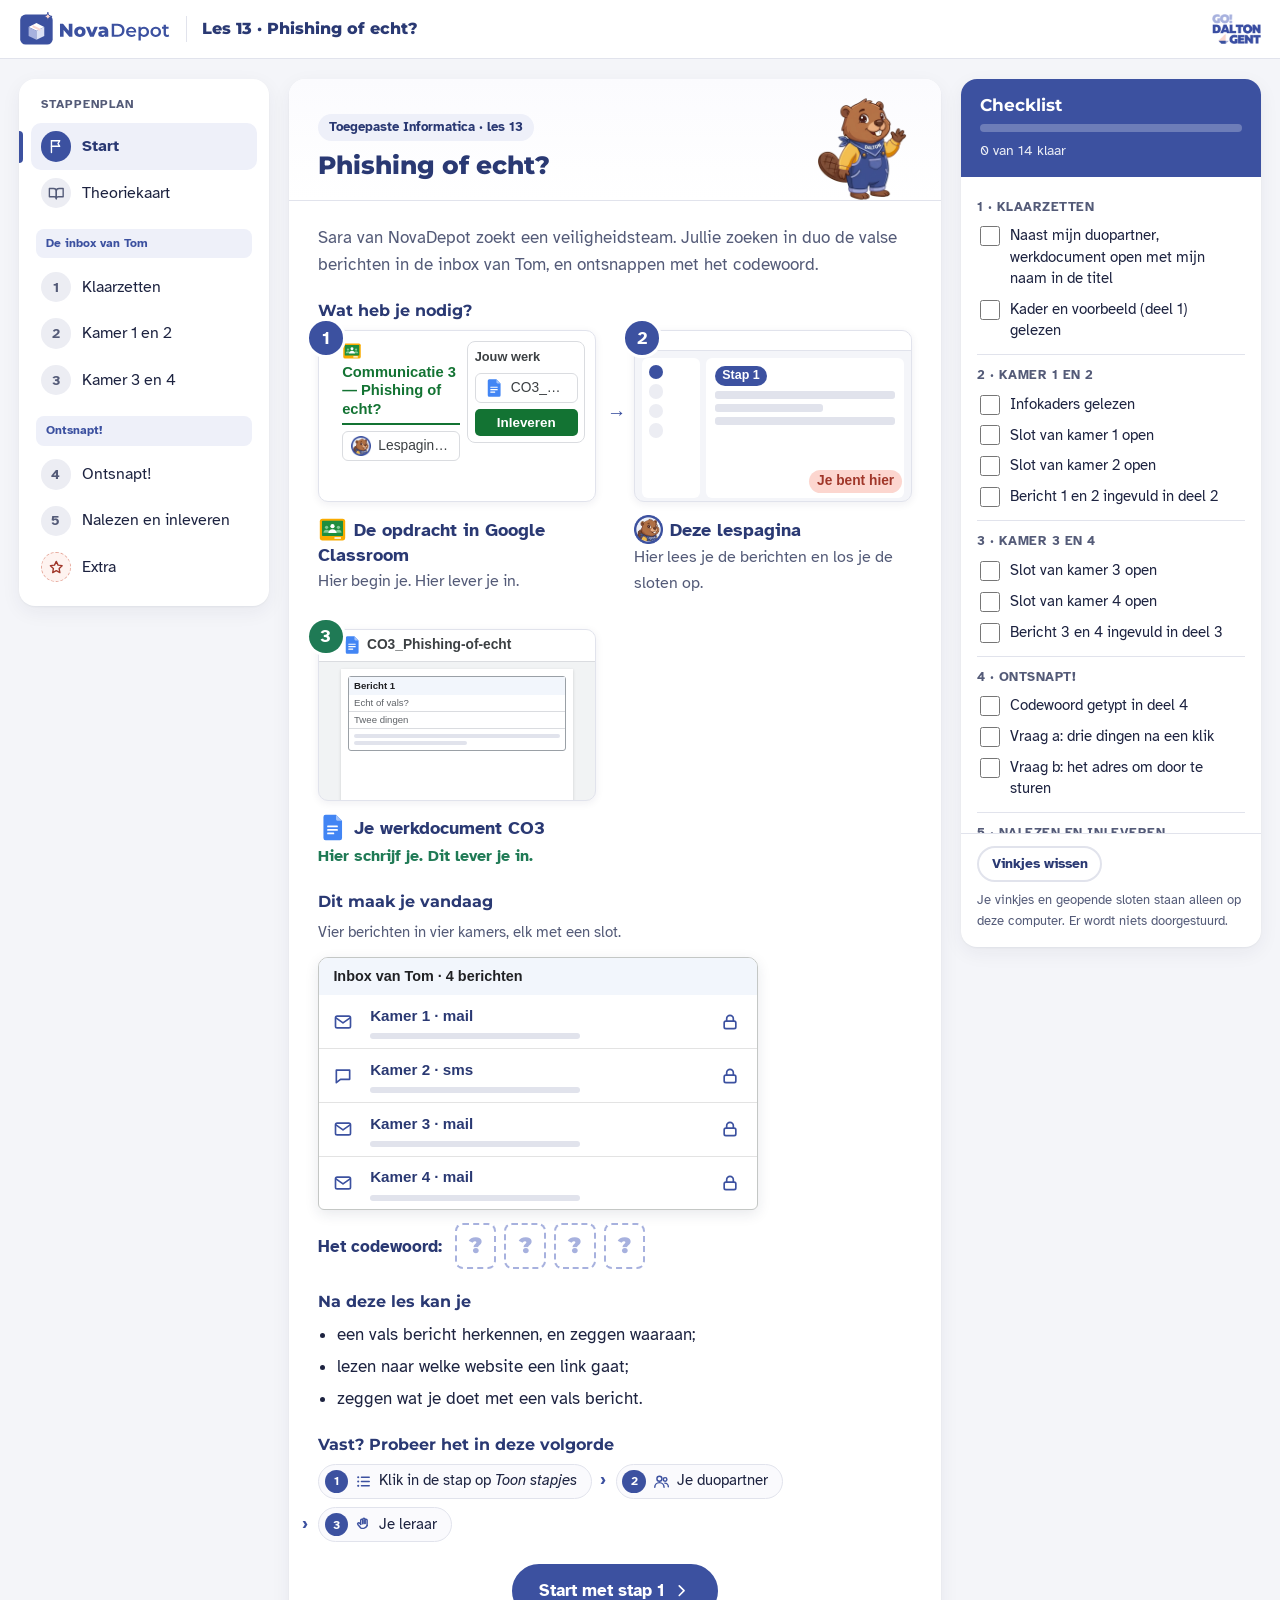
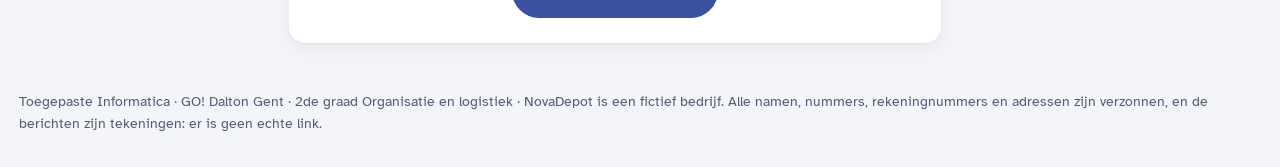
<file: index.html>
<!DOCTYPE html>
<html lang="nl-BE">
<head>
  <meta charset="UTF-8">
  <meta name="viewport" content="width=device-width, initial-scale=1">
  <title>Lespagina · Les 13 · Phishing of echt? · NovaDepot</title>
  <link rel="icon" href="assets/logos/lespagina-icon.png" type="image/png">
  <link rel="stylesheet" href="css/style.css">
</head>
<body data-storage="novadepot_phishing_v1_" data-modus-start="kort" data-laatste-stap="5" data-ai-hulp="uit">

<!-- Pictogrammen: eenvoudige lijntekeningen, eigen werk. Gebruik: een svg met class "ic" en daarin use met href naar het symbool. -->
<svg xmlns="http://www.w3.org/2000/svg" style="display:none">
  <symbol id="i-flag" viewBox="0 0 24 24"><path d="M5 21V4"/><path d="M5 4h12l-2.5 4 2.5 4H5"/></symbol>
  <symbol id="i-book" viewBox="0 0 24 24"><path d="M2 5h6a4 4 0 0 1 4 4v11a3 3 0 0 0-3-3H2z"/><path d="M22 5h-6a4 4 0 0 0-4 4v11a3 3 0 0 1 3-3h7z"/></symbol>
  <symbol id="i-check" viewBox="0 0 24 24"><path d="M5 12.5l4.5 4.5L19 7.5"/></symbol>
  <symbol id="i-check-circle" viewBox="0 0 24 24"><circle cx="12" cy="12" r="9"/><path d="M8 12.5l2.7 2.7L16 10"/></symbol>
  <symbol id="i-list" viewBox="0 0 24 24"><path d="M9 6h11M9 12h11M9 18h11"/><path d="M4.5 6h.01M4.5 12h.01M4.5 18h.01" stroke-width="3"/></symbol>
  <symbol id="i-bulb" viewBox="0 0 24 24"><path d="M9 18h6M10 21h4"/><path d="M12 3a6 6 0 0 0-4 10.5c.7.7 1 1.5 1 2.5h6c0-1 .3-1.8 1-2.5A6 6 0 0 0 12 3z"/></symbol>
  <symbol id="i-alert" viewBox="0 0 24 24"><path d="M12 3.5l9.5 17h-19z"/><path d="M12 10v4.5M12 17.5h.01"/></symbol>
  <symbol id="i-help" viewBox="0 0 24 24"><circle cx="12" cy="12" r="9"/><path d="M9.6 9.3a2.5 2.5 0 1 1 3.4 2.5c-.6.3-1 .8-1 1.5v.4M12 17h.01"/></symbol>
  <symbol id="i-monitor" viewBox="0 0 24 24"><rect x="3" y="4" width="18" height="12" rx="2"/><path d="M8 20h8M12 16v4"/></symbol>
  <symbol id="i-folder" viewBox="0 0 24 24"><path d="M3 6.5A1.5 1.5 0 0 1 4.5 5H9l2 2h8.5A1.5 1.5 0 0 1 21 8.5v10a1.5 1.5 0 0 1-1.5 1.5h-15A1.5 1.5 0 0 1 3 18.5z"/></symbol>
  <symbol id="i-doc" viewBox="0 0 24 24"><path d="M6 3h8l4 4v14H6z"/><path d="M14 3v4h4M9 12h6M9 16h6"/></symbol>
  <symbol id="i-download" viewBox="0 0 24 24"><path d="M12 3v12M7 10l5 5 5-5M4 20h16"/></symbol>
  <symbol id="i-send" viewBox="0 0 24 24"><path d="M12 15V3M7 8l5-5 5 5"/><path d="M4 14v6h16v-6"/></symbol>
  <symbol id="i-pen" viewBox="0 0 24 24"><path d="M4 20h4L19 9l-4-4L4 16z"/><path d="M13 7l4 4"/></symbol>
  <symbol id="i-layers" viewBox="0 0 24 24"><path d="M12 3l9 5-9 5-9-5z"/><path d="M3 13l9 5 9-5"/></symbol>
  <symbol id="i-chat" viewBox="0 0 24 24"><path d="M4 5h16v11H9l-5 4z"/></symbol>
  <symbol id="i-star" viewBox="0 0 24 24"><path d="M12 3.5l2.6 5.4 5.9.8-4.3 4.1 1 5.9L12 16.9l-5.2 2.8 1-5.9-4.3-4.1 5.9-.8z"/></symbol>
  <symbol id="i-link" viewBox="0 0 24 24"><path d="M10 14a4 4 0 0 0 5.7 0l3-3a4 4 0 0 0-5.7-5.7l-1 1"/><path d="M14 10a4 4 0 0 0-5.7 0l-3 3a4 4 0 0 0 5.7 5.7l1-1"/></symbol>
  <symbol id="i-spark" viewBox="0 0 24 24"><path d="M11 3l1.9 5.1L18 10l-5.1 1.9L11 17l-1.9-5.1L4 10l5.1-1.9z"/><path d="M18.5 14.5l.8 2.2 2.2.8-2.2.8-.8 2.2-.8-2.2-2.2-.8 2.2-.8z"/></symbol>
  <symbol id="i-hand" viewBox="0 0 24 24"><path d="M8 12V6a1.5 1.5 0 0 1 3 0v5"/><path d="M11 10.5V4.5a1.5 1.5 0 0 1 3 0v6"/><path d="M14 10.5V6a1.5 1.5 0 0 1 3 0v7.5"/><path d="M8 11.5l-1.5-1.5a1.6 1.6 0 0 0-2.3 2.3l3.6 4.2A6.5 6.5 0 0 0 17 13.5"/></symbol>
  <symbol id="i-users" viewBox="0 0 24 24"><circle cx="9" cy="8" r="3.5"/><path d="M2.5 20a6.5 6.5 0 0 1 13 0"/><circle cx="17" cy="9" r="2.5"/><path d="M16.5 14.2a5 5 0 0 1 5 5"/></symbol>
  <symbol id="i-left" viewBox="0 0 24 24"><path d="M15 6l-6 6 6 6"/></symbol>
  <symbol id="i-right" viewBox="0 0 24 24"><path d="M9 6l6 6-6 6"/></symbol>
  <symbol id="i-calendar" viewBox="0 0 24 24"><rect x="3.5" y="5" width="17" height="15" rx="2"/><path d="M8 3v4M16 3v4M3.5 10h17"/></symbol>
  <symbol id="i-hash" viewBox="0 0 24 24"><path d="M9.5 4L7.5 20M16.5 4l-2 16M4 9h16M3.5 15h16"/></symbol>
  <symbol id="i-sort" viewBox="0 0 24 24"><path d="M4 7h9M4 12h6M4 17h3"/><path d="M17 5v14M14 16l3 3 3-3"/></symbol>
  <symbol id="i-info" viewBox="0 0 24 24"><circle cx="12" cy="12" r="9"/><path d="M12 11v5.5M12 7.6h.01"/></symbol>
  <symbol id="i-lock" viewBox="0 0 24 24"><rect x="5" y="11" width="14" height="9" rx="2"/><path d="M8 11V8a4 4 0 0 1 8 0v3"/></symbol>
  <symbol id="i-mail" viewBox="0 0 24 24"><rect x="3" y="5" width="18" height="14" rx="2"/><path d="M3.5 7l8.5 6 8.5-6"/></symbol>
</svg>

<div class="teacher-banner">Leraarweergave: alle kamers en het blok van stap 4 staan open, en er wordt niets onthouden. Leerlingen zien dit niet.</div>

<header class="topbar">
  <div class="topbar-inner">
    <a class="brand" href="index.html" title="Naar het begin van de les">
      <img src="assets/novadepot-logo.svg" alt="NovaDepot">
      <span class="brand-lesson">Les 13 · Phishing of echt?</span>
    </a>
    <span class="topbar-spacer"></span>
    <img class="dalton-mark" src="assets/dalton-gent-logo.png" alt="GO! Dalton Gent">
  </div>
</header>

<div class="layout">

  <!-- ============ LINKS: de route ============ -->
  <nav class="route" aria-label="Stappenplan">
    <p class="route-title">Stappenplan</p>
    <button class="nav-btn" type="button" data-step="start"><span class="nav-num"><svg class="ic" aria-hidden="true"><use href="#i-flag"/></svg></span><span class="nav-lbl">Start</span></button>
    <button class="nav-btn" type="button" data-step="theorie"><span class="nav-num"><svg class="ic" aria-hidden="true"><use href="#i-book"/></svg></span><span class="nav-lbl">Theoriekaart</span></button>

    <p class="route-group">De inbox van Tom</p>
    <button class="nav-btn" type="button" data-step="1"><span class="nav-num"><span class="nav-n">1</span><svg class="ic nav-check" aria-hidden="true"><use href="#i-check"/></svg></span><span class="nav-lbl">Klaarzetten</span></button>
    <button class="nav-btn" type="button" data-step="2"><span class="nav-num"><span class="nav-n">2</span><svg class="ic nav-check" aria-hidden="true"><use href="#i-check"/></svg></span><span class="nav-lbl">Kamer 1 en 2</span></button>
    <button class="nav-btn" type="button" data-step="3"><span class="nav-num"><span class="nav-n">3</span><svg class="ic nav-check" aria-hidden="true"><use href="#i-check"/></svg></span><span class="nav-lbl">Kamer 3 en 4</span></button>

    <p class="route-group">Ontsnapt!</p>
    <button class="nav-btn" type="button" data-step="4"><span class="nav-num"><span class="nav-n">4</span><svg class="ic nav-check" aria-hidden="true"><use href="#i-check"/></svg></span><span class="nav-lbl">Ontsnapt!</span></button>
    <button class="nav-btn" type="button" data-step="5"><span class="nav-num"><span class="nav-n">5</span><svg class="ic nav-check" aria-hidden="true"><use href="#i-check"/></svg></span><span class="nav-lbl">Nalezen en inleveren</span></button>
    <button class="nav-btn extra" type="button" data-step="extra"><span class="nav-num"><svg class="ic" aria-hidden="true"><use href="#i-star"/></svg></span><span class="nav-lbl">Extra</span></button>
  </nav>

  <!-- ============ MIDDEN: één stap tegelijk ============ -->
  <main id="main">

    <!-- ===== START ===== -->
    <section class="pane" id="pane-start" aria-labelledby="h-start">
      <article class="card">
        <header class="card-head met-mascotte">
          <div>
            <div class="tags"><span class="tag tag-where">Toegepaste Informatica · les 13</span></div>
            <h1 id="h-start">Phishing of echt?</h1>
          </div>
          <img class="mascotte-kop" src="assets/mascotte/dalton_welkom.webp" alt="" width="120" height="120">
        </header>
        <div class="card-body">
          <p class="intro">Sara van NovaDepot zoekt een veiligheidsteam. Jullie zoeken in duo de valse berichten in de inbox van Tom, en ontsnappen met het codewoord.</p>

          <h2 class="sec">Wat heb je nodig?</h2>
          <ol class="nodig">
            <li class="nodig-item">
              <div class="mock mock-opdracht" aria-hidden="true">
                <div class="mo-midden">
                  <div class="mo-titel"><img class="logo" src="assets/logos/classroom.svg" alt="">Communicatie 3 — Phishing of echt?</div>
                  <div class="mo-chip"><img class="logo" src="assets/logos/lespagina.webp" alt=""><span>Lespagina · Les 13</span></div>
                </div>
                <div class="mo-werk">
                  <div class="mo-werk-kop">Jouw werk</div>
                  <div class="mo-chip"><img class="logo" src="assets/logos/docs.svg" alt=""><span>CO3_Phishing-of-echt</span></div>
                  <div class="mo-knop">Inleveren</div>
                </div>
              </div>
              <p class="nodig-naam"><img class="logo" src="assets/logos/classroom.svg" alt="">De opdracht in Google Classroom</p>
              <p class="nodig-uitleg">Hier begin je. Hier lever je in.</p>
            </li>
            <li class="nodig-item">
              <div class="mock mock-lespagina" aria-hidden="true">
                <div class="ml-balk"></div>
                <div class="ml-midden">
                  <div class="ml-route"><span></span><span></span><span></span><span></span></div>
                  <div class="ml-stap"><span class="ml-tag">Stap 1</span><span class="ml-lijn"></span><span class="ml-lijn kort"></span><span class="ml-lijn"></span></div>
                </div>
                <div class="ml-hier">Je bent hier</div>
              </div>
              <p class="nodig-naam"><img class="logo" src="assets/logos/lespagina.webp" alt="">Deze lespagina</p>
              <p class="nodig-uitleg">Hier lees je de berichten en los je de sloten op.</p>
            </li>
            <li class="nodig-item inleveren">
              <div class="mock mock-werkdocument" aria-hidden="true">
                <div class="mw-balk"><img class="logo" src="assets/logos/docs.svg" alt="">CO3_Phishing-of-echt</div>
                <div class="mw-blad"><div class="mw-venster"><div class="mw-kop">Bericht 1</div><div class="mw-veld">Echt of vals?</div><div class="mw-veld">Twee dingen</div><div class="mw-tekst"><span></span><span class="kort"></span></div></div></div>
              </div>
              <p class="nodig-naam"><img class="logo" src="assets/logos/docs.svg" alt="">Je werkdocument CO3</p>
              <p class="nodig-uitleg">Hier schrijf je. Dit lever je in.</p>
            </li>
          </ol>

          <h2 class="sec">Dit maak je vandaag</h2>
          <p class="nodig-noot" style="margin-top:0">Vier berichten in vier kamers, elk met een slot.</p>
          <div class="inbox" role="img" aria-label="Tekening van de inbox van Tom: vier berichten, elk in een kamer met een slot dat nog dicht is. Eronder vier lege vakjes voor de vier letters van het codewoord."><div class="ib-kop">Inbox van Tom · 4 berichten</div><div class="ib-rij"><svg class="ic" aria-hidden="true"><use href="#i-mail"/></svg><span class="ib-naam">Kamer 1 · mail<i></i></span><svg class="ic" aria-hidden="true"><use href="#i-lock"/></svg></div><div class="ib-rij"><svg class="ic" aria-hidden="true"><use href="#i-chat"/></svg><span class="ib-naam">Kamer 2 · sms<i></i></span><svg class="ic" aria-hidden="true"><use href="#i-lock"/></svg></div><div class="ib-rij"><svg class="ic" aria-hidden="true"><use href="#i-mail"/></svg><span class="ib-naam">Kamer 3 · mail<i></i></span><svg class="ic" aria-hidden="true"><use href="#i-lock"/></svg></div><div class="ib-rij"><svg class="ic" aria-hidden="true"><use href="#i-mail"/></svg><span class="ib-naam">Kamer 4 · mail<i></i></span><svg class="ic" aria-hidden="true"><use href="#i-lock"/></svg></div></div><div class="letters" aria-hidden="true"><span class="lt-kop">Het codewoord:</span><span class="letter">?</span><span class="letter">?</span><span class="letter">?</span><span class="letter">?</span></div>

          <h2 class="sec">Na deze les kan je</h2>
          <ul class="doelen">
            <li>een vals bericht herkennen, en zeggen waaraan;</li>
            <li>lezen naar welke website een link gaat;</li>
            <li>zeggen wat je doet met een vals bericht.</li>
          </ul>

          <h2 class="sec">Vast? Probeer het in deze volgorde</h2>
          <ol class="vast">
            <li><svg class="ic" aria-hidden="true"><use href="#i-list"/></svg><span>Klik in de stap op <em>Toon stapjes</em></span></li>
            <li><svg class="ic" aria-hidden="true"><use href="#i-users"/></svg><span>Je duopartner</span></li>
            <li><svg class="ic" aria-hidden="true"><use href="#i-hand"/></svg><span>Je leraar</span></li>
          </ol>

          <p class="start-cta"><button class="btn btn-primary" type="button" data-goto="1">Start met stap 1 <svg class="ic" aria-hidden="true"><use href="#i-right"/></svg></button></p>
        </div>
      </article>
    </section>

    <!-- ===== THEORIEKAART ===== -->
    <section class="pane" id="pane-theorie" aria-labelledby="h-theorie">
      <article class="card">
        <header class="card-head">
          <div class="tags"><span class="tag tag-where">Spiekbriefje</span></div>
          <h2 id="h-theorie">Theoriekaart</h2>
        </header>
        <div class="card-body">
          <p class="intro">Alles op één plek. Kom hier terug als je iets niet meer weet.</p>

          <div class="t-grid">
            <section class="t-card">
              <h3><svg class="ic" aria-hidden="true"><use href="#i-help"/></svg>De vragen van Safeonweb</h3>
              <ul>
                <li>Onverwacht? Dringend?</li>
                <li>Ken je de afzender? Word je persoonlijk aangesproken?</li>
                <li>Een vreemde vraag? Een betaling?</li>
                <li>Waar gaat de link naartoe?</li>
              </ul>
            </section>
            <section class="t-card">
              <h3><svg class="ic" aria-hidden="true"><use href="#i-link"/></svg>Waar gaat de link naartoe?</h3>
              <ul>
                <li>Wijs de link aan: onderaan staat het echte adres.</li>
                <li><em>novadepot.mailbox-check.example</em> gaat naar <em>mailbox-check</em>, niet naar novadepot.</li>
              </ul>
            </section>
            <section class="t-card">
              <h3><svg class="ic" aria-hidden="true"><use href="#i-lock"/></svg>Vals? Wat doe je?</h3>
              <ul>
                <li><strong>Niet klikken</strong>, <strong>niet betalen</strong>, geen bijlage openen.</li>
                <li>Twijfel je? Kijk het na via een nummer dat je al hebt, of de echte website.</li>
                <li>Antwoord niet en bel niet het nummer uit het bericht.</li>
                <li>Stuur het door naar <strong>verdacht@safeonweb.be</strong>.</li>
              </ul>
            </section>
            <section class="t-card">
              <h3><svg class="ic" aria-hidden="true"><use href="#i-alert"/></svg>Je klikte toch? (les 09)</h3>
              <ul>
                <li>Vul niets meer in. Sluit de pagina.</li>
                <li>Typte je een wachtwoord? Verander het meteen, ook als je het elders gebruikt.</li>
                <li>Meld het, en waarschuw je contacten als er rare berichten in jouw naam vertrekken.</li>
              </ul>
            </section>
            <section class="t-card wide">
              <h3><svg class="ic" aria-hidden="true"><use href="#i-chat"/></svg>Woorden</h3>
              <table class="t-rows">
                <tr><th>phishing</th><td>oplichting met een vals bericht; van <em>fishing</em>, vissen met aas</td></tr>
                <tr><th>oplichter</th><td>iemand die je bedriegt om geld of gegevens te krijgen</td></tr>
                <tr><th>factuurfraude</th><td>een vals rekeningnummer op een factuur, zodat je de oplichter betaalt</td></tr>
                <tr><th>preventiedienst</th><td>de dienst die op het werk zorgt voor veiligheid</td></tr>
              </table>
            </section>
            <section class="t-card wide warn">
              <h3><svg class="ic" aria-hidden="true"><use href="#i-alert"/></svg>Veelgemaakte fouten</h3>
              <ul>
                <li><strong>Zie je een link of een vraag?</strong> Dan is het nog niet vals. Kijk ook naar de andere vragen.</li>
                <li><strong>Zie je geen taalfouten?</strong> Stel toch alle vragen: oplichters schrijven vaak foutloos.</li>
                <li><strong>Zie je een bekende naam bij <em>Van</em>?</strong> Kijk naar het adres erachter.</li>
              </ul>
            </section>
          </div>
        </div>
      </article>
    </section>

    <!-- ===== STAP 1 ===== -->
    <section class="pane" id="pane-1" aria-labelledby="h-1">
      <article class="card">
        <header class="card-head">
          <div class="tags"><span class="tag tag-step">Stap 1</span><span class="tag tag-where"><img class="logo" src="assets/logos/docs.svg" alt=""> Werkdocument</span></div>
            <h2 id="h-1">Klaarzetten</h2>
        </header>
        <div class="card-body">
          <p class="intro">Het voorbeeld toont hoe je straks elk bericht invult.</p>
          <div class="todo-box">
            <div class="todo-head"><h3><svg class="ic" aria-hidden="true"><use href="#i-list"/></svg> Wat moet je doen?</h3></div>
            <ol class="doe">
<li><span class="doe-tekst">Ga naast je <strong>duopartner</strong> zitten.</span></li>
<li><details class="stapjes" open><summary><span class="doe-tekst">Open elk je <strong>eigen</strong> werkdocument <strong>CO3_Phishing-of-echt</strong>.</span><span class="stapjes-knop" aria-hidden="true"></span></summary>
<ol class="klein">
<li><p>Kijk in je opdracht in <strong class="met-logo"><img class="logo" src="assets/logos/classroom.svg" alt="">Google Classroom</strong> rechts, bij <strong>Jouw werk</strong>.</p><div class="mock mock-opdracht mini-mock" role="img" aria-label="Tekening van de opdracht in Google Classroom. Rechts het vak Jouw werk, in een rood kader."><div class="mo-midden"><div class="mo-titel"><img class="logo" src="assets/logos/classroom.svg" alt="">Communicatie 3 — Phishing of echt?</div><div class="mo-chip"><img class="logo" src="assets/logos/lespagina.webp" alt=""><span>Lespagina · Les 13</span></div></div><div class="mo-werk wijs"><div class="mo-werk-kop">Jouw werk</div><div class="mo-chip"><img class="logo" src="assets/logos/docs.svg" alt=""><span>CO3_Phishing-of-echt</span></div><div class="mo-knop">Inleveren</div></div></div></li>
<li><p>Klik op <strong>CO3_Phishing-of-echt</strong>. Jouw naam staat in de titel.</p><div class="mock mock-opdracht mini-mock" role="img" aria-label="Tekening van de opdracht. Bij Jouw werk staat het werkdocument CO3 in een rood kader."><div class="mo-midden"><div class="mo-titel"><img class="logo" src="assets/logos/classroom.svg" alt="">Communicatie 3 — Phishing of echt?</div><div class="mo-chip"><img class="logo" src="assets/logos/lespagina.webp" alt=""><span>Lespagina · Les 13</span></div></div><div class="mo-werk"><div class="mo-werk-kop">Jouw werk</div><div class="mo-chip wijs"><img class="logo" src="assets/logos/docs.svg" alt=""><span>CO3_Phishing-of-echt</span></div><div class="mo-knop">Inleveren</div></div></div></li>
</ol>
</details></li>
<li><span class="doe-tekst">Lees het kader bovenaan je werkdocument: wat vraagt Sara, en wat weet Tom al?</span></li>
<li><span class="doe-tekst">Lees het voorbeeld in <strong>deel 1</strong>, en wijs in het bericht hieronder de knop aan met je muis.</span></li>
            </ol>
          </div>

          <div class="tip"><svg class="ic" aria-hidden="true"><use href="#i-bulb"/></svg><p><strong>Staat jouw naam niet in de titel?</strong> Dan opende je niet je eigen kopie. Klik in je opdracht rechts, bij <em>Jouw werk</em>.</p></div>
          <h3 class="kamers-kop">Het voorbeeld: dit deden we samen</h3>
          <p class="nodig-noot" style="margin-top:.3rem">Onderaan verschijnt het adres. Er opent niets: het is een tekening.</p>
          <div class="mail bericht" role="group" aria-label="Het voorbeeld: een mail met de knop Mailbox vergroten"><div class="mail-kop">Inbox van Tom · voorbeeld</div><div class="mail-veld"><span class="mail-lbl">Van</span><span>NovaDepot Helpdesk &lt;helpdesk@novadepot-mail.example&gt;</span></div><div class="mail-veld"><span class="mail-lbl">Onderwerp</span><span>DRINGEND: uw mailbox is vol</span></div><div class="mail-tekst"><p>Beste gebruiker,</p><p>Uw mailbox is 99 % vol. Binnen 24 uur worden uw nieuwe berichten verwijderd. Meld u nu aan om uw mailbox gratis te vergroten.</p><p><span class="lnk knop" role="link" tabindex="0" data-adres="novadepot.mailbox-check.example/login" data-http>Mailbox vergroten</span></p><p>NovaDepot IT</p></div><div class="statusbalk" aria-live="polite"><span class="sb-tekst"></span></div></div>
        </div>
        <footer class="card-nav">
  <button class="btn" type="button" data-goto="start"><svg class="ic" aria-hidden="true"><use href="#i-left"/></svg> Start</button>
  <button class="btn btn-primary" type="button" data-goto="2">Stap 2 <svg class="ic" aria-hidden="true"><use href="#i-right"/></svg></button>
</footer>
      </article>
    </section>

    <!-- ===== STAP 2: kamer 1 en 2 ===== -->
    <section class="pane" id="pane-2" aria-labelledby="h-2">
      <article class="card">
        <header class="card-head">
          <div class="tags"><span class="tag tag-step">Stap 2</span><span class="tag tag-where"><img class="logo" src="assets/logos/lespagina.webp" alt=""> Lespagina</span><span class="tag tag-where"><img class="logo" src="assets/logos/docs.svg" alt=""> Werkdocument, deel 2</span></div>
            <h2 id="h-2">Kamer 1 en 2</h2>
        </header>
        <div class="card-body">
          <p class="intro">Elk slot dat je openmaakt, geeft een letter van het codewoord.</p>
          <div class="todo-box">
            <div class="todo-head"><h3><svg class="ic" aria-hidden="true"><use href="#i-list"/></svg> Wat moet je doen?</h3></div>
            <ol class="doe">
<li><span class="doe-tekst">Lees de twee infokaders hieronder.</span></li>
<li><details class="stapjes" open><summary><span class="doe-tekst">Lees samen het bericht van <strong>kamer 1</strong>, en wijs elke link aan met je muis.</span><span class="stapjes-knop" aria-hidden="true"></span></summary>
<ol class="klein">
<li><p>Onderaan het bericht verschijnt het adres van de link.<span class="sub">Er opent niets: het is een tekening.</span></p><div class="mail bericht tekening mini-mail" role="img" aria-label="Tekening van een mail met een link in een rood kader. Onderaan de mail staat een balk met het adres van de link."><div class="mail-kop">Inbox van Tom</div><div class="mail-tekst"><p>Meld u nu aan: <span class="lnk knop wijs">Mailbox vergroten</span></p></div><div class="statusbalk" aria-live="polite"><span class="sb-tekst" data-adres="novadepot.mailbox-check.example/login" data-http></span></div></div></li>
</ol>
</details></li>
<li><details class="stapjes" open><summary><span class="doe-tekst">Los het <strong>slot</strong> van kamer 1 op: twee vragen.</span><span class="stapjes-knop" aria-hidden="true"></span></summary>
<ol class="klein">
<li><p>Klik bij elke vraag op je antwoord. Fout? Lees samen de hint en probeer opnieuw.</p><div class="sv-teken slot-teken" role="img" aria-label="Tekening van een vraag van het slot. Het eerste antwoord is aangeklikt en staat rood; eronder staat een hint."><p>1. Een vraag van het slot</p><div class="opts"><span class="k hint">Jouw antwoord</span><span class="k ">Een ander antwoord</span></div><p class="terug warn">Nog niet. Hint: een tip, nooit het antwoord.</p></div></li>
<li><p>Allebei juist? Dan krijgen jullie een letter, en kamer 2 gaat open.</p><div class="sv-teken slot-teken" role="img" aria-label="Tekening van een groene regel: Slot open, met een leeg vakje voor de letter."><p class="terug ok" style="display:flex;align-items:center;gap:.6rem">Slot open! Jullie letter: <span class="letter" style="width:2.2rem;height:2.4rem;border-style:solid;border-color:#1F7A55"></span></p></div></li>
</ol>
</details></li>
<li><details class="stapjes" open><summary><span class="doe-tekst">Schrijf in <strong>deel 2</strong> van je werkdocument, bij Bericht 1: echt of vals, twee dingen die dat tonen, en wat Tom doet.</span><span class="stapjes-knop" aria-hidden="true"></span></summary>
<ol class="klein">
<li><p>Typ in het lichtblauwe vak naast <strong>Echt of vals?</strong> je antwoord.</p><table class="teken-wd" role="img" aria-label="Tekening van de tabel van Bericht 1 in deel 2. Het lichtblauwe vak naast Echt of vals? staat in een rood kader."><tr><th>Bericht 1</th><th>Antwoord</th></tr><tr><td>Echt of vals?</td><td class="vak breed wijs"></td></tr><tr><td>Welke twee dingen tonen dat?</td><td class="vak breed"></td></tr><tr><td>Wat doet Tom?</td><td class="vak breed"></td></tr></table></li>
<li><p>Typ in het vak eronder twee dingen die dat tonen.<span class="sub">Kort mag.</span></p><table class="teken-wd" role="img" aria-label="Tekening van de tabel van Bericht 1. Het lichtblauwe vak naast Welke twee dingen tonen dat? staat in een rood kader."><tr><th>Bericht 1</th><th>Antwoord</th></tr><tr><td>Echt of vals?</td><td class="vak breed"></td></tr><tr><td>Welke twee dingen tonen dat?</td><td class="vak breed wijs"></td></tr><tr><td>Wat doet Tom?</td><td class="vak breed"></td></tr></table></li>
<li><p>Typ in het derde vak wat Tom doet, in één zin.</p><table class="teken-wd" role="img" aria-label="Tekening van de tabel van Bericht 1. Het lichtblauwe vak naast Wat doet Tom? staat in een rood kader."><tr><th>Bericht 1</th><th>Antwoord</th></tr><tr><td>Echt of vals?</td><td class="vak breed"></td></tr><tr><td>Welke twee dingen tonen dat?</td><td class="vak breed"></td></tr><tr><td>Wat doet Tom?</td><td class="vak breed wijs"></td></tr></table></li>
</ol>
</details></li>
<li><span class="doe-tekst">Doe hetzelfde voor <strong>kamer 2</strong> en Bericht 2.</span></li>
            </ol>
          </div>
<div class="info" role="group" aria-labelledby="info-herken">
  <div class="info-kop"><svg class="ic" aria-hidden="true"><use href="#i-info"/></svg><span class="info-soort">Info</span><h3 id="info-herken">Zo herken je een vals bericht</h3><span class="info-bij">bij de kamers</span></div>
  <div class="info-body">
          <p class="info-uitleg">Stel ze bij elk bericht. Geen enkele vraag bewijst het alleen.</p>
          <ol class="herken">
            <li><span><b>Onverwacht?</b> Je kocht niets, je had lang geen contact.</span></li>
            <li><span><b>Dringend?</b> Oplichters spelen in op angst. Blijf rustig.</span></li>
            <li><span><b>Ken je de afzender?</b> Kijk het adres na. Een echt adres is geen garantie.</span></li>
            <li><span><b>Een vreemde vraag?</b> Om je wachtwoord, bankgegevens of geld.</span></li>
            <li><span><b>Waar gaat de link echt naartoe?</b> Wijs hem aan met je muis.</span></li>
            <li><span><b>Word je persoonlijk aangesproken?</b> Of staat er iets vaags?</span></li>
            <li><span><b>Vraagt het een betaling?</b> Of een ander rekeningnummer dan gewoonlijk?</span></li>
          </ol>
          <ul style="margin-top:.7rem">
            <li>Twijfel je? Kijk het na bij de afzender zelf, op een manier die je al kent: een nummer dat je al hebt, of de echte website. <strong>Niet</strong> via het nummer of de link in het bericht.</li>
          </ul>
  </div>
</div>
<div class="info" role="group" aria-labelledby="info-link">
  <div class="info-kop"><svg class="ic" aria-hidden="true"><use href="#i-info"/></svg><span class="info-soort">Info</span><h3 id="info-link">Waar gaat de link naartoe?</h3><span class="info-bij">bij de kamers</span></div>
  <div class="info-body">
          <p class="info-uitleg">Wijs een link aan met je muis. Onderaan het bericht verschijnt het echte adres, zoals onderaan een browser. Het woord vlak vóór <strong>.example</strong> en vóór de eerste <strong>/</strong> is de echte website.</p>
          <div class="adressen" role="img" aria-label="Twee adressen. In www.novadepot.example/planning is het woord novadepot geel gemarkeerd, in www.novadepot.mailbox-check.example/login het woord mailbox-check.">
            <div class="adres"><span class="url">www.<span class="dom">novadepot</span>.example/planning</span><span class="uitleg">de website is novadepot</span></div>
            <div class="adres"><span class="url">www.novadepot.<span class="dom">mailbox-check</span>.example/login</span><span class="uitleg">de website is mailbox-check</span></div>
          </div>
          <p class="adres-legende">Geel = het woord dat telt. In deze les eindigt elk adres op <strong>.example</strong>: dat is verzonnen. In het echt zie je <em>.be</em> of <em>.com</em>.</p>
  </div>
</div>

          <div class="tip"><svg class="ic" aria-hidden="true"><use href="#i-bulb"/></svg><p><strong>Zijn jullie het niet eens?</strong> Loop samen de vragen van het infokader af, één voor één.</p></div>

          <h3 class="kamers-kop">De kamers</h3>
          <div class="letters" data-live><span class="lt-kop">Jullie letters:</span><span class="letter" data-nr="1">?</span><span class="letter" data-nr="2">?</span><span class="letter" data-nr="3">?</span><span class="letter" data-nr="4">?</span></div>
          <div class="kamers">
<section class="kamer" id="kamer-1" data-kamer="1" aria-labelledby="kk-1">
<div class="kamer-kop"><span class="kamer-nr">Kamer 1</span><h3 id="kk-1">Een mail van Kim Wouters</h3><span class="kamer-status"><span class="ks-dicht"><svg class="ic" aria-hidden="true"><use href="#i-lock"/></svg> Dicht</span><span class="ks-open"><svg class="ic" aria-hidden="true"><use href="#i-hand"/></svg> Open</span><span class="ks-klaar"><svg class="ic" aria-hidden="true"><use href="#i-check-circle"/></svg> Slot open</span></span></div>
<div class="kamer-open">
<div class="mail bericht" role="group" aria-label="Bericht 1: een mail van Kim Wouters"><div class="mail-kop">Inbox van Tom · bericht 1</div><div class="mail-veld"><span class="mail-lbl">Van</span><span>Kim Wouters &lt;verkoop@demelkkan.example&gt;</span></div><div class="mail-veld"><span class="mail-lbl">Onderwerp</span><span>RE: Levering bestelling 2026-0418 verplaatsen naar vrijdag 30 oktober</span></div><div class="mail-tekst"><p>Beste meneer Peeters,</p><p>Bedankt voor uw bericht. Vrijdag 30 oktober past, maar pas om 11 uur. Onze chauffeur levert bestelling 2026-0418 dan aan poort 3.</p><p>Met vriendelijke groeten,<br>Kim Wouters<br>Verkoopdienst<br>Zuivelhoeve De Melkkan</p></div></div>
<div class="slot-box"><p class="slot-kop"><svg class="ic" aria-hidden="true"><use href="#i-lock"/></svg> Het slot: twee vragen. Allebei juist? Dan krijgen jullie een letter.</p>
<div class="sv" data-hint="Tom vroeg Kim in les 11 zelf iets. Is dit haar antwoord?"><p>1. Echt of vals?</p><div class="opts rij"><button type="button" data-keuze="echt">Echt</button><button type="button" data-keuze="vals">Vals</button></div><p class="feedback" role="status"></p></div>
<div class="sv" data-hint="Waarom verwacht Tom dit bericht? Wat klopt er met wat hij al weet?"><p>2. Waaraan zie je het?</p><div class="opts"><button type="button" data-keuze="a">Tom vroeg zelf om dit antwoord, en het bestelnummer klopt</button><button type="button" data-keuze="b">Er staan geen emoji’s in</button><button type="button" data-keuze="c">De mail is kort</button></div><p class="feedback" role="status"></p></div>
</div>
<p class="kamer-klaar" role="status"><svg class="ic" aria-hidden="true"><use href="#i-check-circle"/></svg><span>Slot open! Jullie letter: <strong class="kl-letter"></strong></span><span class="kl-volgende"></span></p>
</div>
</section>
<section class="kamer" id="kamer-2" data-kamer="2" aria-labelledby="kk-2">
<div class="kamer-kop"><span class="kamer-nr">Kamer 2</span><h3 id="kk-2">Een sms van een pakjesdienst</h3><span class="kamer-status"><span class="ks-dicht"><svg class="ic" aria-hidden="true"><use href="#i-lock"/></svg> Dicht</span><span class="ks-open"><svg class="ic" aria-hidden="true"><use href="#i-hand"/></svg> Open</span><span class="ks-klaar"><svg class="ic" aria-hidden="true"><use href="#i-check-circle"/></svg> Slot open</span></span></div>
<p class="kamer-dicht"><svg class="ic" aria-hidden="true"><use href="#i-lock"/></svg><span>Deze kamer is dicht. Los eerst het slot van kamer 1 op.</span></p>
<div class="kamer-open">
<div class="mail bericht sms" role="group" aria-label="Bericht 2: een sms van een pakjesdienst"><div class="mail-kop">Berichten · sms</div><div class="mail-veld"><span class="mail-lbl">Van</span><span>+44 7700 900123</span></div><div class="sms-bel"><p>PakjeSnel: uw pakket kon niet geleverd worden. Betaal binnen 12 uur 1,99 EUR verzendkosten, anders gaat het terug: <span class="lnk" role="link" tabindex="0" data-adres="pakjesnel.levering-betalen.example/tom">pakjesnel.levering-betalen.example/tom</span></p></div><div class="statusbalk" aria-live="polite"><span class="sb-tekst"></span></div></div>
<div class="slot-box"><p class="slot-kop"><svg class="ic" aria-hidden="true"><use href="#i-lock"/></svg> Het slot: twee vragen. Allebei juist? Dan krijgen jullie een letter.</p>
<div class="sv" data-hint="Tom bestelde niets. Wat vraagt de sms van hem, en hoeveel tijd krijgt hij?"><p>1. Echt of vals?</p><div class="opts rij"><button type="button" data-keuze="echt">Echt</button><button type="button" data-keuze="vals">Vals</button></div><p class="feedback" role="status"></p></div>
<div class="sv" data-hint="Wijs de link aan met je muis: welk woord staat vlak vóór .example?"><p>2. Naar welke website leidt de link?</p><div class="opts rij"><button type="button" data-keuze="a">pakjesnel</button><button type="button" data-keuze="b">levering-betalen</button><button type="button" data-keuze="c">tom</button></div><p class="feedback" role="status"></p></div>
</div>
<p class="kamer-klaar" role="status"><svg class="ic" aria-hidden="true"><use href="#i-check-circle"/></svg><span>Slot open! Jullie letter: <strong class="kl-letter"></strong></span><span class="kl-volgende"></span></p>
</div>
</section>
          </div>
        </div>
        <footer class="card-nav">
  <button class="btn" type="button" data-goto="1"><svg class="ic" aria-hidden="true"><use href="#i-left"/></svg> Stap 1</button>
  <button class="btn btn-primary" type="button" data-goto="3">Stap 3 <svg class="ic" aria-hidden="true"><use href="#i-right"/></svg></button>
</footer>
      </article>
    </section>

    <!-- ===== STAP 3: kamer 3 en 4 ===== -->
    <section class="pane" id="pane-3" aria-labelledby="h-3">
      <article class="card">
        <header class="card-head">
          <div class="tags"><span class="tag tag-step">Stap 3</span><span class="tag tag-where"><img class="logo" src="assets/logos/lespagina.webp" alt=""> Lespagina</span><span class="tag tag-where"><img class="logo" src="assets/logos/docs.svg" alt=""> Werkdocument, deel 3</span></div>
            <h2 id="h-3">Kamer 3 en 4</h2>
        </header>
        <div class="card-body">
          <p class="intro">De laatste twee kamers geven de laatste twee letters.</p>
          <div class="todo-box">
            <div class="todo-head"><h3><svg class="ic" aria-hidden="true"><use href="#i-list"/></svg> Wat moet je doen?</h3></div>
            <ol class="doe">
<li><span class="doe-tekst">Lees in het kader van je werkdocument wat Tom al weet over De Bonenbaas en over Lotte.</span></li>
<li><span class="doe-tekst">Lees samen het bericht van <strong>kamer 3</strong>, en los het slot op.</span></li>
<li><details class="stapjes" open><summary><span class="doe-tekst">Schrijf in <strong>deel 3</strong> van je werkdocument, bij Bericht 3: echt of vals, twee dingen die dat tonen, en wat Tom doet.</span><span class="stapjes-knop" aria-hidden="true"></span></summary>
<ol class="klein">
<li><p>Typ elk antwoord in een lichtblauw vak.</p><table class="teken-wd" role="img" aria-label="Tekening van de tabel van Bericht 3 in deel 3. De drie lichtblauwe vakken staan in een rood kader."><tr><th>Bericht 3</th><th>Antwoord</th></tr><tr><td>Echt of vals?</td><td class="vak breed wijs"></td></tr><tr><td>Welke twee dingen tonen dat?</td><td class="vak breed wijs"></td></tr><tr><td>Wat doet Tom?</td><td class="vak breed wijs"></td></tr></table></li>
</ol>
</details></li>
<li><span class="doe-tekst">Doe hetzelfde voor <strong>kamer 4</strong> en Bericht 4.</span></li>
            </ol>
          </div>

          <div class="tip"><svg class="ic" aria-hidden="true"><use href="#i-bulb"/></svg><p><strong>Is alles vals?</strong> Nee. Een bericht dat Tom verwachtte, van een adres dat hij kent, zonder vreemde vraag, kan echt zijn.</p></div>

          <h3 class="kamers-kop">De kamers</h3>
          <div class="letters" data-live><span class="lt-kop">Jullie letters:</span><span class="letter" data-nr="1">?</span><span class="letter" data-nr="2">?</span><span class="letter" data-nr="3">?</span><span class="letter" data-nr="4">?</span></div>
          <div class="kamers">
<section class="kamer" id="kamer-3" data-kamer="3" aria-labelledby="kk-3">
<div class="kamer-kop"><span class="kamer-nr">Kamer 3</span><h3 id="kk-3">Een mail van Koffiebranderij De Bonenbaas</h3><span class="kamer-status"><span class="ks-dicht"><svg class="ic" aria-hidden="true"><use href="#i-lock"/></svg> Dicht</span><span class="ks-open"><svg class="ic" aria-hidden="true"><use href="#i-hand"/></svg> Open</span><span class="ks-klaar"><svg class="ic" aria-hidden="true"><use href="#i-check-circle"/></svg> Slot open</span></span></div>
<p class="kamer-dicht"><svg class="ic" aria-hidden="true"><use href="#i-lock"/></svg><span>Deze kamer is dicht. Los eerst het slot van kamer 2 op (stap 2).</span></p>
<div class="kamer-open">
<div class="mail bericht" role="group" aria-label="Bericht 3: een mail van Koffiebranderij De Bonenbaas"><div class="mail-kop">Inbox van Tom · bericht 3</div><div class="mail-veld"><span class="mail-lbl">Van</span><span>Koffiebranderij De Bonenbaas &lt;facturatie@bonenbaas-betaling.example&gt;</span></div><div class="mail-veld"><span class="mail-lbl">Onderwerp</span><span>Nieuw rekeningnummer - factuur 2026-311</span></div><div class="mail-tekst"><p>Geachte klant,</p><p>Wegens een wijziging bij onze bank is ons rekeningnummer veranderd. Betaal factuur 2026-311 (486,20 euro) vandaag nog op ons nieuwe rekeningnummer LT00 1234 5678 9012 3456.</p><p>Betaalt u niet vandaag, dan stoppen wij uw leveringen.</p></div></div>
<div class="slot-box"><p class="slot-kop"><svg class="ic" aria-hidden="true"><use href="#i-lock"/></svg> Het slot: twee vragen. Allebei juist? Dan krijgen jullie een letter.</p>
<div class="sv" data-hint="Vergelijk het adres met wat Tom al weet over De Bonenbaas."><p>1. Echt of vals?</p><div class="opts rij"><button type="button" data-keuze="echt">Echt</button><button type="button" data-keuze="vals">Vals</button></div><p class="feedback" role="status"></p></div>
<div class="sv" data-hint="Met wie praat Tom als hij op de mail antwoordt? Wie kent hij echt?"><p>2. Wat doet Tom eerst?</p><div class="opts"><button type="button" data-keuze="a">Meteen betalen, anders stoppen de leveringen</button><button type="button" data-keuze="b">Antwoorden op de mail en vragen of het klopt</button><button type="button" data-keuze="c">De Bonenbaas bellen op het nummer dat hij al kent</button></div><p class="feedback" role="status"></p></div>
</div>
<p class="kamer-klaar" role="status"><svg class="ic" aria-hidden="true"><use href="#i-check-circle"/></svg><span>Slot open! Jullie letter: <strong class="kl-letter"></strong></span><span class="kl-volgende"></span></p>
</div>
</section>
<section class="kamer" id="kamer-4" data-kamer="4" aria-labelledby="kk-4">
<div class="kamer-kop"><span class="kamer-nr">Kamer 4</span><h3 id="kk-4">Een mail van Lotte Maes</h3><span class="kamer-status"><span class="ks-dicht"><svg class="ic" aria-hidden="true"><use href="#i-lock"/></svg> Dicht</span><span class="ks-open"><svg class="ic" aria-hidden="true"><use href="#i-hand"/></svg> Open</span><span class="ks-klaar"><svg class="ic" aria-hidden="true"><use href="#i-check-circle"/></svg> Slot open</span></span></div>
<p class="kamer-dicht"><svg class="ic" aria-hidden="true"><use href="#i-lock"/></svg><span>Deze kamer is dicht. Los eerst het slot van kamer 3 op.</span></p>
<div class="kamer-open">
<div class="mail bericht" role="group" aria-label="Bericht 4: een mail van Lotte Maes"><div class="mail-kop">Inbox van Tom · bericht 4</div><div class="mail-veld"><span class="mail-lbl">Van</span><span>Lotte Maes &lt;lotte.maes@novadepot.example&gt;</span></div><div class="mail-veld"><span class="mail-lbl">Onderwerp</span><span>Planning jobstudenten 21–24 december</span></div><div class="mail-tekst"><p>Dag Tom,</p><p>Zoals ik gisteren aan de telefoon zei: de planning van de jobstudenten staat klaar. Je vindt ze hier: <span class="lnk" role="link" tabindex="0" data-adres="www.novadepot.example/personeel/planning">www.novadepot.example/personeel/planning</span></p><p>Kijk je na of de ploegen kloppen? Bedankt!</p><p>Lotte · Personeelsdienst · toestel 205</p></div><div class="statusbalk" aria-live="polite"><span class="sb-tekst"></span></div></div>
<div class="slot-box"><p class="slot-kop"><svg class="ic" aria-hidden="true"><use href="#i-lock"/></svg> Het slot: twee vragen. Allebei juist? Dan krijgen jullie een letter.</p>
<div class="sv" data-hint="Wijs de link van Lotte aan met je muis. Wat verwachtte Tom van haar?"><p>1. Echt of vals?</p><div class="opts rij"><button type="button" data-keuze="echt">Echt</button><button type="button" data-keuze="vals">Vals</button></div><p class="feedback" role="status"></p></div>
<div class="sv" data-hint="Wijs de link aan met je muis: welk woord staat vlak vóór .example en vóór de eerste /?"><p>2. Naar welke website leidt de link?</p><div class="opts rij"><button type="button" data-keuze="a">personeel</button><button type="button" data-keuze="b">novadepot</button><button type="button" data-keuze="c">planning</button></div><p class="feedback" role="status"></p></div>
</div>
<p class="kamer-klaar" role="status"><svg class="ic" aria-hidden="true"><use href="#i-check-circle"/></svg><span>Slot open! Jullie letter: <strong class="kl-letter"></strong></span><span class="kl-volgende"></span></p>
</div>
</section>
          </div>
        </div>
        <footer class="card-nav">
  <button class="btn" type="button" data-goto="2"><svg class="ic" aria-hidden="true"><use href="#i-left"/></svg> Stap 2</button>
  <button class="btn btn-primary" type="button" data-goto="4">Stap 4 <svg class="ic" aria-hidden="true"><use href="#i-right"/></svg></button>
</footer>
      </article>
    </section>

    <!-- ===== STAP 4: ontsnapt ===== -->
    <section class="pane" id="pane-4" aria-labelledby="h-4">
      <article class="card">
        <header class="card-head">
          <div class="tags"><span class="tag tag-step">Stap 4</span><span class="tag tag-where"><img class="logo" src="assets/logos/lespagina.webp" alt=""> Lespagina</span><span class="tag tag-where"><img class="logo" src="assets/logos/docs.svg" alt=""> Werkdocument, deel 4</span></div>
            <h2 id="h-4">Ontsnapt!</h2>
        </header>
        <div class="card-body">
          <p class="intro">De vier letters vormen het codewoord: daarmee open je het laatste slot.</p>
          <div class="letters" data-live><span class="lt-kop">Jullie letters:</span><span class="letter" data-nr="1">?</span><span class="letter" data-nr="2">?</span><span class="letter" data-nr="3">?</span><span class="letter" data-nr="4">?</span></div>
          <p class="slot" aria-live="polite" data-sloten><svg class="ic ic-dicht" aria-hidden="true"><use href="#i-lock"/></svg><svg class="ic ic-open" aria-hidden="true"><use href="#i-check-circle"/></svg><span class="slot-tekst">Nog 4 sloten te openen. Doe eerst de kamers in stap 2 en 3. Dan zie je hier wat je nog moet doen.</span></p>
          <div class="codeslot" data-codeslot><label for="codewoord"><svg class="ic" aria-hidden="true"><use href="#i-lock"/></svg> Het laatste slot: typ jullie codewoord.</label><div class="cs-rij"><input id="codewoord" type="text" maxlength="10" autocomplete="off" autocapitalize="characters" spellcheck="false"><button type="button" class="cs-knop">Open het slot</button></div><p class="feedback" role="status"></p></div>
          <div class="na-sloten">
          <div class="todo-box">
            <div class="todo-head"><h3><svg class="ic" aria-hidden="true"><use href="#i-list"/></svg> Wat moet je doen?</h3></div>
            <ol class="doe">
<li><details class="stapjes" open><summary><span class="doe-tekst">Typ het <strong>codewoord</strong> in het vak bovenaan deel 4 van je werkdocument.</span><span class="stapjes-knop" aria-hidden="true"></span></summary>
<ol class="klein">
<li><p>Scroll naar <strong>Deel 4 — Ontsnapt!</strong> en typ de vier letters, in volgorde, in het lichtblauwe vak.</p><table class="teken-wd" role="img" aria-label="Tekening van deel 4 in het werkdocument. Onder de vraag naar het codewoord staat het lichtblauwe vak in een rood kader."><tr><th>Deel 4 — Ontsnapt!</th></tr><tr><td>Het codewoord van de escaperoom:</td></tr><tr><td class="vak breed wijs"></td></tr></table></li>
</ol>
</details></li>
<li><span class="doe-tekst">Lees het infokader <strong>Je klikte toch?</strong> hieronder.</span></li>
<li><details class="stapjes" open><summary><span class="doe-tekst">Schrijf bij <strong>vraag a</strong> drie dingen die Tom nu doet.</span><span class="stapjes-knop" aria-hidden="true"></span></summary>
<ol class="klein">
<li><p>Typ ze in het lichtblauwe vak onder de vraag.<span class="sub">Kort mag.</span></p><table class="teken-wd" role="img" aria-label="Tekening van vraag a in deel 4. Het grote lichtblauwe vak onder de vraag staat in een rood kader."><tr><th>Deel 4 — Ontsnapt!</th></tr><tr><td>a. Wat doet Tom nu? Noem drie dingen.</td></tr><tr><td class="vak breed wijs" style="height:56px"></td></tr></table></li>
</ol>
</details></li>
<li><span class="doe-tekst">Lees het infokader <strong>Waar meld je een vals bericht?</strong>, en typ bij <strong>vraag b</strong> het adres, letter voor letter.</span></li>
            </ol>
          </div>
<div class="info" role="group" aria-labelledby="info-klikte">
  <div class="info-kop"><svg class="ic" aria-hidden="true"><use href="#i-info"/></svg><span class="info-soort">Info</span><h3 id="info-klikte">Je klikte toch?</h3><span class="info-bij">bij vraag a</span></div>
  <div class="info-body">
          <p class="info-uitleg">Het kan iedereen overkomen, ook Tom. Denk na over deze vragen:</p>
          <ul>
            <li>Wat zei Safeonweb in les 09 over een gehackt account?</li>
            <li>Gebruikt Tom zijn wachtwoord ook ergens anders?</li>
            <li>Wie op het werk moet weten dat Tom op een vals bericht klikte?</li>
            <li>Worden er nu misschien rare berichten in Toms naam verstuurd? Wie wil dat weten?</li>
          </ul>
  </div>
</div>
<div class="info" role="group" aria-labelledby="info-melden">
  <div class="info-kop"><svg class="ic" aria-hidden="true"><use href="#i-info"/></svg><span class="info-soort">Info</span><h3 id="info-melden">Waar meld je een vals bericht?</h3><span class="info-bij">bij vraag b</span></div>
  <div class="info-body">
          <p class="info-uitleg">Safeonweb is de dienst van de overheid die helpt bij online veiligheid. Zij onderzoeken valse berichten.</p>
          <ul>
            <li>Een verdachte <strong>mail</strong> stuur je door naar <strong>verdacht@safeonweb.be</strong>.</li>
            <li>Een verdachte <strong>sms</strong>: maak een schermafbeelding en stuur die naar hetzelfde adres.</li>
            <li>Op het werk meld je het ook aan de preventiedienst (bij NovaDepot is dat Sara Claes).</li>
          </ul>
  </div>
</div>

          <div class="tip"><svg class="ic" aria-hidden="true"><use href="#i-bulb"/></svg><p><strong>Weet je niet meer wat Safeonweb in les 09 zei?</strong> Kijk op de theoriekaart bij <em>Je klikte toch?</em></p></div>

          </div>
        </div>
        <footer class="card-nav">
  <button class="btn" type="button" data-goto="3"><svg class="ic" aria-hidden="true"><use href="#i-left"/></svg> Stap 3</button>
  <button class="btn btn-primary" type="button" data-goto="5">Stap 5 <svg class="ic" aria-hidden="true"><use href="#i-right"/></svg></button>
</footer>
      </article>
    </section>

    <!-- ===== STAP 5 ===== -->
    <section class="pane" id="pane-5" aria-labelledby="h-5">
      <article class="card">
        <header class="card-head met-mascotte">
          <div>
            <div class="tags"><span class="tag tag-step">Stap 5</span><span class="tag tag-where"><svg class="ic" aria-hidden="true"><use href="#i-send"/></svg> Opdracht</span><span class="tag tag-where"><img class="logo" src="assets/logos/docs.svg" alt=""> Werkdocument, deel 4</span></div>
            <h2 id="h-5">Nalezen en inleveren</h2>
          </div>
          <img class="mascotte-kop" src="assets/mascotte/dalton_inleveren.webp" alt="" width="120" height="120">
        </header>
        <div class="card-body">
          <p class="intro">Elk van jullie levert het eigen werkdocument in.</p>
          <div class="todo-box">
            <div class="todo-head"><h3><svg class="ic" aria-hidden="true"><use href="#i-list"/></svg> Wat moet je doen?</h3></div>
            <ol class="doe">
<li><span class="doe-tekst">Lees je antwoorden na: staat bij elk bericht echt of vals, twee dingen en één zin?</span></li>
<li><span class="doe-tekst">Typ in de <strong>controletabel</strong> onderaan deel 4 een x bij wat klopt.</span><span class="sub">Staat er iets open? Werk het eerst af.</span></li>
<li><details class="stapjes" open><summary><span class="doe-tekst">Lever in.</span><span class="stapjes-knop" aria-hidden="true"></span></summary>
<ol class="klein">
<li><p>Klik in je opdracht in <strong class="met-logo"><img class="logo" src="assets/logos/classroom.svg" alt="">Google Classroom</strong> rechts op <span class="ui">Inleveren</span>.</p><div class="mock mock-opdracht mini-mock" role="img" aria-label="Tekening van de opdracht. Bij Jouw werk staat de knop Inleveren in een rood kader."><div class="mo-midden"><div class="mo-titel"><img class="logo" src="assets/logos/classroom.svg" alt="">Communicatie 3 — Phishing of echt?</div><div class="mo-chip"><img class="logo" src="assets/logos/lespagina.webp" alt=""><span>Lespagina · Les 13</span></div></div><div class="mo-werk"><div class="mo-werk-kop">Jouw werk</div><div class="mo-chip"><img class="logo" src="assets/logos/docs.svg" alt=""><span>CO3_Phishing-of-echt</span></div><div class="mo-knop wijs">Inleveren</div></div></div></li>
<li><p>Klik in het venster <em>Je werk inleveren?</em> nog eens op <span class="ui">Inleveren</span>.<span class="sub">Daarna staat er rechts <em>Ingeleverd</em>.</span></p></li>
</ol>
</details></li>
            </ol>
<figure class="clip"><video src="assets/video/inleveren.mp4" poster="assets/video/inleveren.jpg" autoplay loop muted playsinline controls preload="metadata" aria-label="Filmpje: rechts, bij Jouw werk, op Inleveren klikken; in het venster Je werk inleveren? nog eens op Inleveren klikken; daarna staat er Ingeleverd."></video><figcaption>Filmpje van 10 seconden: zo lever je in. Het is een andere opdracht, de knoppen zijn dezelfde.</figcaption></figure>          </div>

        </div>
        <footer class="card-nav">
  <button class="btn" type="button" data-goto="4"><svg class="ic" aria-hidden="true"><use href="#i-left"/></svg> Stap 4</button>
  <button class="btn btn-primary" type="button" data-goto="extra">Extra <svg class="ic" aria-hidden="true"><use href="#i-right"/></svg></button>
</footer>
      </article>
    </section>

    <!-- ===== EXTRA ===== -->
    <section class="pane" id="pane-extra" aria-labelledby="h-extra">
      <article class="card">
        <header class="card-head">
          <div class="tags"><span class="tag tag-extra">Extra · niet verplicht</span></div>
          <h2 id="h-extra">Voor wie klaar is</h2>
        </header>
        <div class="card-body">
          <p class="intro">Begin hier pas nadat je hebt ingeleverd. Dit telt niet mee.</p>
          <div class="todo-box">
            <h3><svg class="ic" aria-hidden="true"><use href="#i-list"/></svg> Wat kan je doen?</h3>
            <ol class="todo">
              <li><strong>Schrijf drie tips voor de collega’s van NovaDepot.</strong> Hoe herkennen ze een vals bericht? Typ ze in je werkdocument, onder <em>Extra</em>, elk in één zin.</li>
              <li><strong>Wil je dat je leraar je tips leest?</strong> Klik in je opdracht rechts op <span class="ui">Ongedaan maken</span>.</li>
            </ol>
          </div>
          <div class="tip warn"><svg class="ic" aria-hidden="true"><use href="#i-alert"/></svg><p><strong>Klik je op Ongedaan maken?</strong> Klik daarna weer op Inleveren. Anders is je werk niet ingeleverd.</p></div>

        </div>
        <footer class="card-nav">
          <button class="btn" type="button" data-goto="5"><svg class="ic" aria-hidden="true"><use href="#i-left"/></svg> Stap 5</button>
          <button class="btn" type="button" data-goto="start">Naar het begin</button>
        </footer>
      </article>
    </section>

  </main>

  <!-- ============ RECHTS: de checklist ============ -->
  <aside class="checklist leeg" id="checklist" aria-labelledby="h-cl">
    <div class="cl-head">
      <h2 id="h-cl">Checklist</h2>
      <div class="cl-bar" role="progressbar" aria-label="Voortgang" aria-valuemin="0" aria-valuemax="100" aria-valuenow="0"><div class="cl-fill" id="clFill"></div></div>
      <p class="cl-count" id="clCount">0 van 0 klaar</p>
    </div>
    <div class="cl-body">
      <div class="cl-group" data-step="1"><h3>1 · Klaarzetten</h3>
        <label class="cl-item"><input type="checkbox" id="c1a"><span>Naast mijn duopartner, werkdocument open met mijn naam in de titel</span></label>
        <label class="cl-item"><input type="checkbox" id="c1b"><span>Kader en voorbeeld (deel 1) gelezen</span></label>
      </div>
      <div class="cl-group" data-step="2"><h3>2 · Kamer 1 en 2</h3>
        <label class="cl-item"><input type="checkbox" id="c2a"><span>Infokaders gelezen</span></label>
        <label class="cl-item"><input type="checkbox" id="c2b"><span>Slot van kamer 1 open</span></label>
        <label class="cl-item"><input type="checkbox" id="c2c"><span>Slot van kamer 2 open</span></label>
        <label class="cl-item"><input type="checkbox" id="c2d"><span>Bericht 1 en 2 ingevuld in deel 2</span></label>
      </div>
      <div class="cl-group" data-step="3"><h3>3 · Kamer 3 en 4</h3>
        <label class="cl-item"><input type="checkbox" id="c3a"><span>Slot van kamer 3 open</span></label>
        <label class="cl-item"><input type="checkbox" id="c3b"><span>Slot van kamer 4 open</span></label>
        <label class="cl-item"><input type="checkbox" id="c3c"><span>Bericht 3 en 4 ingevuld in deel 3</span></label>
      </div>
      <div class="cl-group" data-step="4"><h3>4 · Ontsnapt!</h3>
        <label class="cl-item"><input type="checkbox" id="c4a"><span>Codewoord getypt in deel 4</span></label>
        <label class="cl-item"><input type="checkbox" id="c4b"><span>Vraag a: drie dingen na een klik</span></label>
        <label class="cl-item"><input type="checkbox" id="c4c"><span>Vraag b: het adres om door te sturen</span></label>
      </div>
      <div class="cl-group" data-step="5"><h3>5 · Nalezen en inleveren</h3>
        <label class="cl-item"><input type="checkbox" id="c5a"><span>Antwoorden en controletabel nagelezen</span></label>
        <label class="cl-item"><input type="checkbox" id="c5b"><span>Werkdocument ingeleverd</span></label>
      </div>
    </div>
    <div class="cl-foot">
      <button class="btn cl-toggle" type="button" id="clToggle" aria-expanded="false">Toon alles</button>
      <button class="btn" type="button" id="btnReset">Vinkjes wissen</button>
      <p class="cl-note">Je vinkjes en geopende sloten staan alleen op deze computer. Er wordt niets doorgestuurd.</p>
    </div>
  </aside>
</div>

<!-- ============ Klaar! ============ -->
<div class="klaar-overlay" id="klaar" role="dialog" aria-modal="true" aria-labelledby="h-klaar" hidden>
  <div class="klaar-card">
    <img class="mascotte-klaar" src="assets/mascotte/dalton_succes.webp" alt="" width="150" height="150">
    <h2 id="h-klaar">Tom is veilig!</h2>
    <p>Alles is afgevinkt. Heb je nog tijd? Kijk dan bij <strong>Extra</strong>.</p>
    <p>Vertrek je? <strong>Log uit</strong>, of druk op <span class="key">Windows</span> + <span class="key">L</span>.</p>
    <button class="btn btn-primary" type="button" id="klaarSluit">Sluiten</button>
  </div>
</div>

<footer class="site">
  Toegepaste Informatica · GO! Dalton Gent · 2de graad Organisatie en logistiek · NovaDepot is een fictief bedrijf. Alle namen, nummers, rekeningnummers en adressen zijn verzonnen, en de berichten zijn tekeningen: er is geen echte link.
</footer>

<script src="js/script.js"></script>
</body>
</html>
</file>
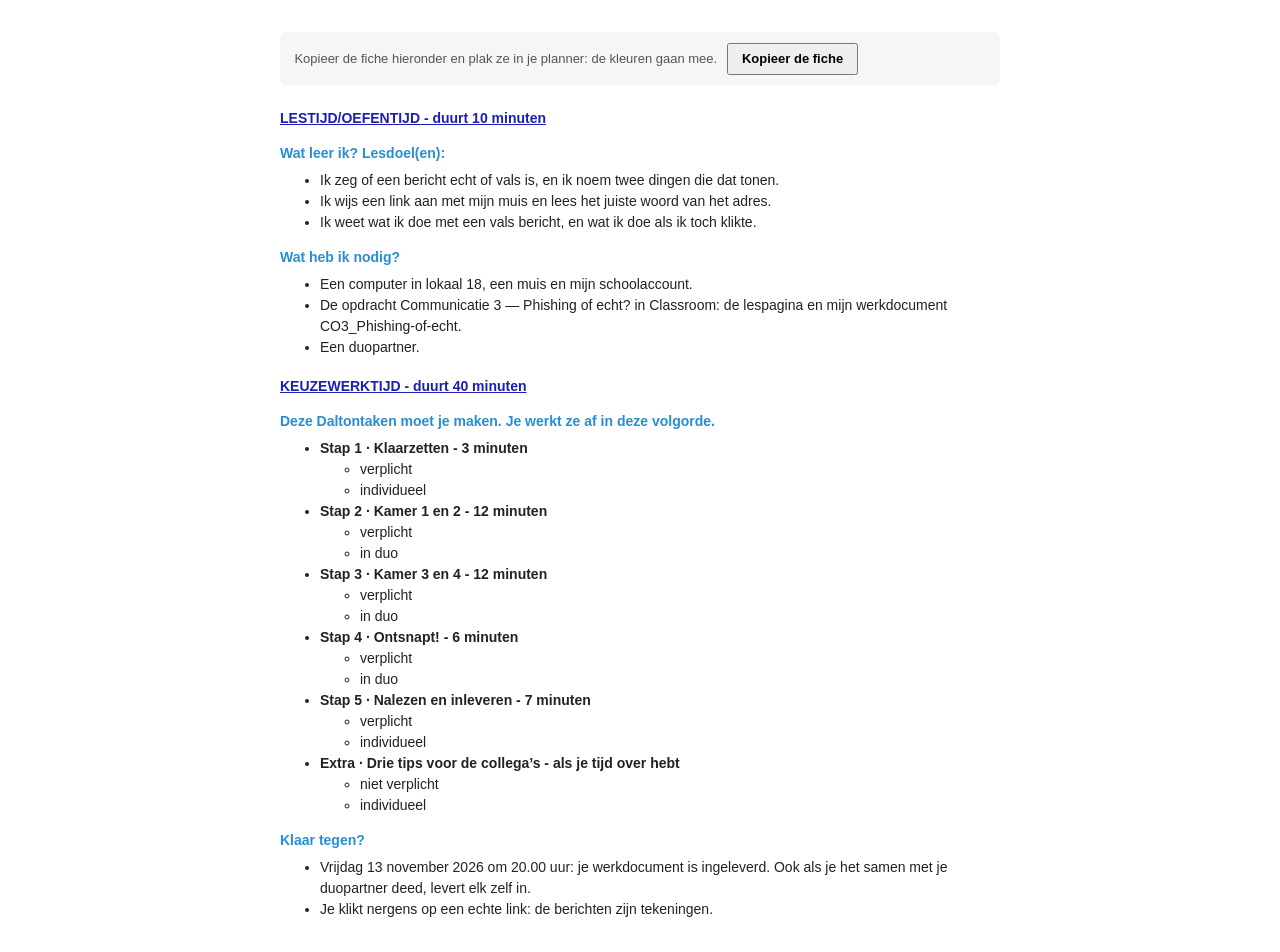
<file: dalton-lesfiche.html>
<!DOCTYPE html>
<html lang="nl-BE">
<head>
<meta charset="UTF-8">
<meta name="viewport" content="width=device-width, initial-scale=1">
<title>Dalton-lesfiche · ORLO · Les 13 — Phishing of echt?</title>
<!--
  Dalton-lesfiche voor de leerlingen, in de kleurcode van het Dalton-sjabloon:
    tijdsblokken  #1D1FB4  vet + onderlijnd
    tussenkoppen  #288ED4  vet
    tekst         #222222  (taaktitels vet)
  De opmaak staat INLINE, zodat ze meekomt als je kopieert en plakt in je planner.
  Keuzewerktijd = 50 minuten - instructietijd. De minuten per taak = die van dia 9.
-->
<style>
  body { margin: 2rem auto; max-width: 720px; padding: 0 1rem; background: #fff; }
  .uitleg { font: 13px/1.5 Arial, sans-serif; color: #555; background: #f6f6f6; border-radius: 8px; padding: .7rem .9rem; margin-bottom: 1.4rem; }
  .uitleg button { font: inherit; font-weight: bold; margin-left: .4rem; padding: .25rem .8rem; cursor: pointer; }
</style>
</head>
<body>

<p class="uitleg">Kopieer de fiche hieronder en plak ze in je planner: de kleuren gaan mee.
  <button type="button" id="kopieer">Kopieer de fiche</button> <span id="gemeld"></span></p>

<div id="fiche" style="font-family: 'Open Sans', Arial, sans-serif; font-size: 14px; line-height: 1.5; color: #222222;">
  <p style="margin: 0 0 14px;"><span style="color: #1D1FB4; font-weight: bold; text-decoration: underline;">LESTIJD/OEFENTIJD - duurt 10 minuten</span></p>

  <p style="margin: 0 0 6px; color: #288ED4; font-weight: bold;">Wat leer ik? Lesdoel(en):</p>
  <ul style="margin: 0 0 14px; list-style-type: disc;">
    <li>Ik zeg of een bericht echt of vals is, en ik noem twee dingen die dat tonen.</li>
    <li>Ik wijs een link aan met mijn muis en lees het juiste woord van het adres.</li>
    <li>Ik weet wat ik doe met een vals bericht, en wat ik doe als ik toch klikte.</li>
  </ul>

  <p style="margin: 0 0 6px; color: #288ED4; font-weight: bold;">Wat heb ik nodig?</p>
  <ul style="margin: 0 0 18px; list-style-type: disc;">
    <li>Een computer in lokaal 18, een muis en mijn schoolaccount.</li>
    <li>De opdracht Communicatie 3 — Phishing of echt? in Classroom: de lespagina en mijn werkdocument CO3_Phishing-of-echt.</li>
    <li>Een duopartner.</li>
  </ul>

  <p style="margin: 0 0 14px;"><span style="color: #1D1FB4; font-weight: bold; text-decoration: underline;">KEUZEWERKTIJD - duurt 40 minuten</span></p>

  <p style="margin: 0 0 6px; color: #288ED4; font-weight: bold;">Deze Daltontaken moet je maken. Je werkt ze af in deze volgorde.</p>
  <ul style="margin: 0 0 14px; list-style-type: disc;">
    <li><strong>Stap 1 · Klaarzetten - 3 minuten</strong>
      <ul style="list-style-type: circle;"><li>verplicht</li><li>individueel</li></ul></li>
    <li><strong>Stap 2 · Kamer 1 en 2 - 12 minuten</strong>
      <ul style="list-style-type: circle;"><li>verplicht</li><li>in duo</li></ul></li>
    <li><strong>Stap 3 · Kamer 3 en 4 - 12 minuten</strong>
      <ul style="list-style-type: circle;"><li>verplicht</li><li>in duo</li></ul></li>
    <li><strong>Stap 4 · Ontsnapt! - 6 minuten</strong>
      <ul style="list-style-type: circle;"><li>verplicht</li><li>in duo</li></ul></li>
    <li><strong>Stap 5 · Nalezen en inleveren - 7 minuten</strong>
      <ul style="list-style-type: circle;"><li>verplicht</li><li>individueel</li></ul></li>
    <li><strong>Extra · Drie tips voor de collega’s - als je tijd over hebt</strong>
      <ul style="list-style-type: circle;"><li>niet verplicht</li><li>individueel</li></ul></li>
  </ul>

  <p style="margin: 0 0 6px; color: #288ED4; font-weight: bold;">Klaar tegen?</p>
  <ul style="margin: 0; list-style-type: disc;">
    <li>Vrijdag 13 november 2026 om 20.00 uur: je werkdocument is ingeleverd. Ook als je het samen met je duopartner deed, levert elk zelf in.</li>
    <li>Je klikt nergens op een echte link: de berichten zijn tekeningen.</li>
  </ul>
</div>

<script>
  // Kopieert de fiche MET opmaak (kleuren, vet, onderlijnd) naar het klembord.
  // 1) moderne klembordfunctie met HTML, 2) oudere manier, 3) anders: fiche selecteren.
  var knop = document.getElementById('kopieer'), melding = document.getElementById('gemeld');
  var fiche = document.getElementById('fiche');
  function selecteer() {
    var bereik = document.createRange(); bereik.selectNodeContents(fiche);
    var sel = window.getSelection(); sel.removeAllRanges(); sel.addRange(bereik);
  }
  function oudeManier() {
    selecteer();
    var gelukt = false;
    try { gelukt = document.execCommand('copy'); } catch (e) { gelukt = false; }
    melding.textContent = gelukt ? 'Gekopieerd. Plak het in je planner.'
                                 : 'De fiche is geselecteerd: druk nu op Cmd + C (of Ctrl + C).';
  }
  knop.addEventListener('click', function () {
    if (navigator.clipboard && window.ClipboardItem) {
      var item = new ClipboardItem({
        'text/html': new Blob([fiche.outerHTML], { type: 'text/html' }),
        'text/plain': new Blob([fiche.innerText], { type: 'text/plain' })
      });
      navigator.clipboard.write([item]).then(function () {
        melding.textContent = 'Gekopieerd. Plak het in je planner.';
      }, oudeManier);
    } else {
      oudeManier();
    }
  });
</script>
</body>
</html>
</file>
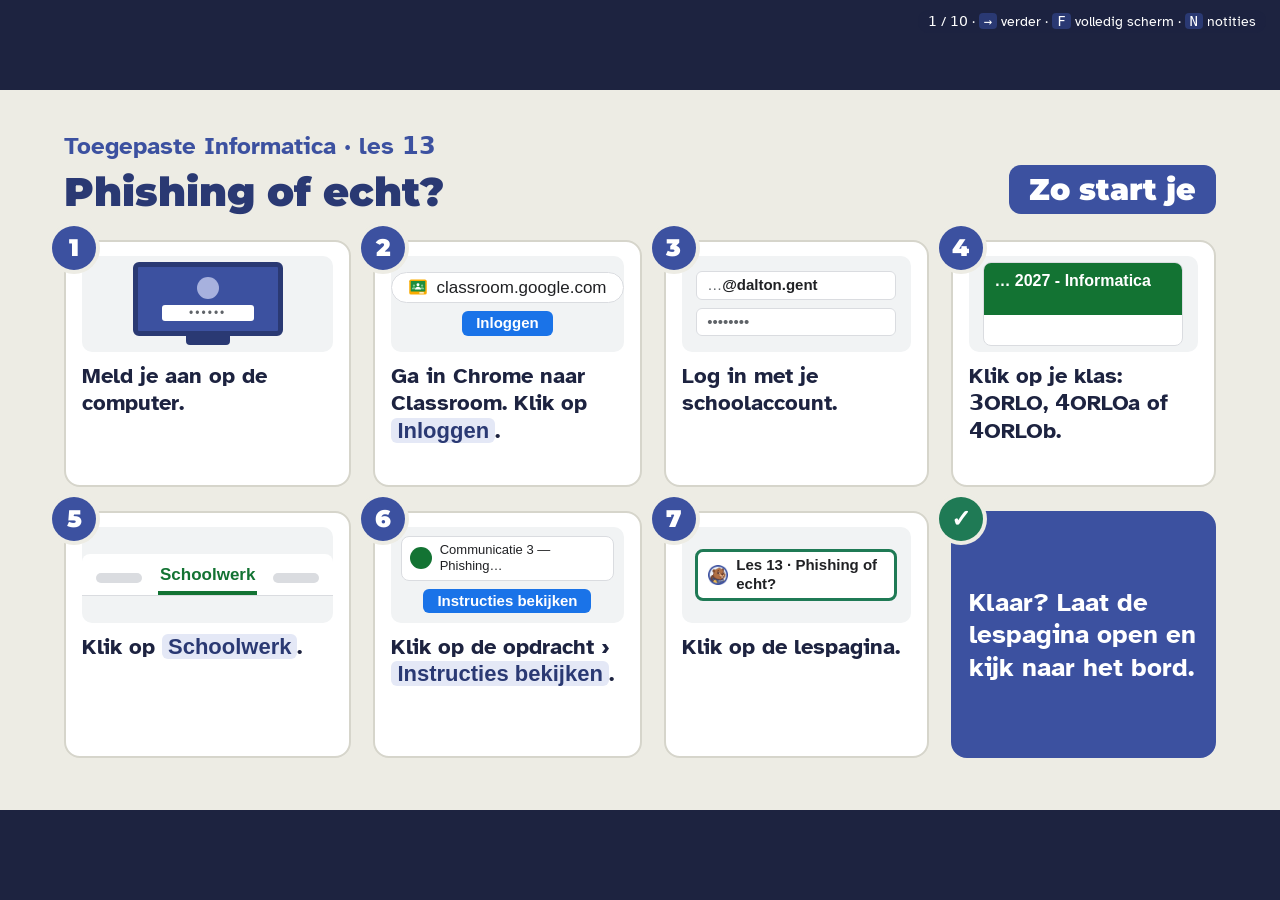
<file: presentatie.html>
<!DOCTYPE html>
<html lang="nl-BE">
<head>
  <meta charset="UTF-8">
  <meta name="viewport" content="width=device-width, initial-scale=1">
  <title>Phishing of echt? · dia's · NovaDepot</title>
  <link rel="icon" href="assets/novadepot-icon.svg" type="image/svg+xml">
  <link rel="stylesheet" href="css/slides.css">
  <style>
    .compact .two { flex: 0 0 auto; }
    .compact .panel p { margin-bottom: 10px; }
    .compact .panel p:last-child { margin-bottom: 0; }
    .qhead { font-size: 30px; font-weight: 700; margin: 0 0 6px; }
    .qcol .opt { font-size: 26px; padding: 8px 16px; }
    .qcol .opt .n { width: 46px; height: 46px; font-size: 24px; }
    .klok { font-size: 22px; color: #4D5573; }
    .steps1 { margin: 0; padding-left: 1.2em; }
    .steps1 li { font-size: 27px; margin-bottom: 14px; }
    .steps1 li:last-child { margin-bottom: 0; }
    .lbl { font-weight: 700; font-size: 22px !important; margin: 0 0 10px; color: var(--navy-deep); }
    .rood { color: #A0372A; font-weight: 700; }
    .groen { color: #1F7A55; font-weight: 700; }
    .vond { list-style: none; padding: 0 !important; margin: 0 0 14px; display: grid; gap: 12px; }
    .vond li { display: grid; grid-template-columns: 56px 1fr; gap: 16px; align-items: center; background: #fff; border: 2px solid #D6D5CB; border-radius: 14px; padding: 10px 18px; font-size: 26px !important; margin: 0 !important; line-height: 1.3; }
    .vond .nr { width: 46px; height: 46px; border-radius: 50%; background: var(--navy); color: #fff; font-weight: 700; font-size: 24px; display: flex; align-items: center; justify-content: center; }
    /* een nagemaakt venster Nieuw bericht (kijk naar de mail van Tom) */
    .dmail { background: #fff; border: 2px solid #9AA0A6; border-radius: 12px 12px 6px 6px; overflow: hidden; font-family: Arial, Helvetica, sans-serif; font-size: 23px; color: #202124; box-shadow: 0 8px 24px rgba(29,35,64,.15); }
    .dm-kop { background: #F2F6FC; font-weight: 700; font-size: 20px; padding: 8px 18px; }
    .dm-veld { display: flex; gap: 14px; padding: 8px 18px; border-bottom: 1px solid #E3E3E3; font-size: 21px; }
    .dm-veld span { color: #5F6368; min-width: 120px; }
    .dm-veld .leeg { color: #A0372A; font-style: italic; }
    .dm-tekst { padding: 14px 18px 4px; }
    .dm-tekst p { margin: 0 0 12px !important; font-size: 23px !important; line-height: 1.3 !important; }
    /* de zes bouwstenen: een nummer en de naam links, wat erin staat rechts */
    .dbouw { background: #fff; border: 2px solid #9AA0A6; border-radius: 12px 12px 6px 6px; overflow: hidden; font-family: Arial, Helvetica, sans-serif; box-shadow: 0 8px 24px rgba(29,35,64,.15); }
    .db-kop { background: #F2F6FC; font-weight: 700; font-size: 21px; padding: 6px 18px; }
    .db-veld { display: flex; gap: 14px; padding: 6px 18px; border-bottom: 1px solid #E3E3E3; font-size: 22px; color: #5F6368; }
    .db-veld span { min-width: 150px; }
    .db-rij { display: grid; grid-template-columns: 290px 1fr; gap: 16px; align-items: center; padding: 10px 18px; border-bottom: 1px dashed #D6D5CB; }
    .db-rij:last-child { border-bottom: 0; }
    .db-naam { display: flex; align-items: center; gap: 12px; font-weight: 700; color: var(--navy-deep); font-size: 27px; }
    .db-naam b { flex: none; width: 42px; height: 42px; border-radius: 50%; background: var(--navy); color: #fff; display: flex; align-items: center; justify-content: center; font-size: 23px; }
    .db-tekst { font-size: 26px; color: #202124; line-height: 1.2; }
    .ondw { background: #fff; border: 3px solid var(--navy); border-radius: 12px; padding: 8px 16px; margin: 0; font-family: Arial, sans-serif; font-size: 24px !important; line-height: 1.25 !important; }
    .ondw .lblk { display: block; font-size: 18px; color: #5F6368; margin-bottom: 2px; }
    .ondw.slecht { border-color: #A0372A; }
    .ondw.goed { border-color: var(--ok); }
    .groot { font-size: 30px !important; }
    .markeer { background: #FCD6CF; border-radius: 6px; padding: 0 8px; font-weight: 700; }
      /* Les 13: een bericht met een link die je aanwijst, de statusbalk, de vragen van Safeonweb, de inbox van Tom */
    .dbericht { background: #fff; border: 2px solid #9AA0A6; border-radius: 12px 12px 6px 6px; overflow: hidden; font-family: Arial, Helvetica, sans-serif; color: #202124; box-shadow: 0 8px 24px rgba(29,35,64,.15); }
    .dbericht .dm-kop { background: #F2F6FC; font-weight: 700; font-size: 20px; padding: 8px 18px; }
    .dbericht .dm-veld { display: flex; gap: 14px; padding: 8px 18px; border-bottom: 1px solid #E3E3E3; font-size: 21px; }
    .dbericht .dm-veld span { color: #5F6368; min-width: 120px; }
    .dbericht .dm-tekst { padding: 14px 18px 6px; }
    .dbericht .dm-tekst p { margin: 0 0 12px !important; font-size: 23px !important; line-height: 1.3 !important; }
    .dlnk { display: inline-block; background: #0B57D0; color: #fff; font-weight: 700; font-size: 22px; border-radius: 99px; padding: 6px 24px; cursor: pointer; }
    .dlnk:hover { background: #0842A0; }
    .dstatus { min-height: 40px; display: flex; align-items: center; padding: 6px 18px; background: #F1F3F4; border-top: 1px solid #DADCE0; font-family: "Segoe UI", Arial, sans-serif; font-size: 21px; color: #80868B; font-style: italic; overflow-wrap: anywhere; }
    .dstatus.aan { color: #202124; font-style: normal; font-weight: 700; }
    .adresbalk { display: inline-flex; align-items: center; background: #fff; border: 2px solid #9AA0A6; border-radius: 99px; padding: 8px 26px; font-family: "Segoe UI", Arial, sans-serif; font-size: 30px; color: #202124; margin: 8px 0 18px; }
    .dvragen { list-style: none; counter-reset: v; margin: 0; padding: 0 !important; display: grid; grid-template-columns: 1fr 1fr; gap: 14px 22px; }
    .dvragen li { counter-increment: v; display: grid; grid-template-columns: 52px 1fr; gap: 14px; align-items: center; background: #fff; border: 2px solid #D6D5CB; border-radius: 14px; padding: 12px 18px; margin: 0 !important; font-size: 30px !important; line-height: 1.15 !important; }
    .dvragen li::before { content: counter(v); width: 46px; height: 46px; border-radius: 50%; background: var(--navy); color: #fff; font-weight: 700; font-size: 24px; display: flex; align-items: center; justify-content: center; }
    .dvragen li.breed { grid-column: 1 / -1; }
    .dinbox { background: #fff; border: 2px solid #9AA0A6; border-radius: 12px 12px 6px 6px; overflow: hidden; font-family: Arial, Helvetica, sans-serif; box-shadow: 0 8px 24px rgba(29,35,64,.15); }
    .dinbox .db-kop { font-size: 21px; padding: 8px 18px; }
    .di-rij { display: grid; grid-template-columns: 1fr 44px; gap: 16px; align-items: center; padding: 11px 18px; border-bottom: 1px solid #E3E3E3; font-size: 26px; font-weight: 700; color: var(--navy-deep); }
    .di-rij:last-child { border-bottom: 0; }
    .di-rij svg { width: 36px; height: 36px; fill: none; stroke: var(--navy); stroke-width: 2; stroke-linecap: round; stroke-linejoin: round; }
    .dletters { display: flex; gap: 12px; align-items: center; margin-top: 14px; font-size: 26px; font-weight: 700; color: var(--navy-deep); }
    .dletters b { width: 56px; height: 62px; border: 3px dashed var(--peri); border-radius: 10px; background: #fff; color: var(--peri); display: flex; align-items: center; justify-content: center; font-size: 32px; font-family: "Montserrat", Arial, sans-serif; }
    .na-antwoord { display: none; margin-top: 8px; font-size: 25px; }
    .slide.revealed .na-antwoord { display: block; }
  </style>
</head>
<body>
<div class="hud"><span id="counter"></span> · <kbd>→</kbd> verder · <kbd>F</kbd> volledig scherm · <kbd>N</kbd> notities</div>
<div class="deck"><div class="stage">

<!-- 1 · vaste startdia -->
<section class="slide start">
  <div class="start-kop">
    <div>
      <p class="kicker">Toegepaste Informatica · les 13</p>
      <h1>Phishing of echt?</h1>
    </div>
    <span class="start-zo">Zo start je</span>
  </div>
  <ol class="startroute">
    <li><div class="sr-beeld"><div class="pc-scherm"><span class="pc-avatar"></span><span class="pc-veld">••••••</span></div><div class="pc-voet"></div></div><span class="sr-tekst">Meld je aan op de computer.</span></li>
    <li><div class="sr-beeld"><span class="url-balk"><img class="logo" src="assets/logos/classroom.svg" alt="">classroom.google.com</span><span class="url-knop">Inloggen</span></div><span class="sr-tekst">Ga in Chrome naar Classroom. Klik op <span class="knop">Inloggen</span>.</span></li>
    <li><div class="sr-beeld"><span class="login-veld">…<b>@dalton.gent</b></span><span class="login-veld">••••••••</span></div><span class="sr-tekst">Log in met je schoolaccount.</span></li>
    <li><div class="sr-beeld"><div class="lesgroep"><span class="lesgroep-kop">… 2027 - Informatica</span></div></div><span class="sr-tekst">Klik op je klas: 3ORLO, 4ORLOa of 4ORLOb.</span></li>
    <li><div class="sr-beeld"><div class="tabs"><span class="tab-grijs"></span><span class="tab-aan">Schoolwerk</span><span class="tab-grijs"></span></div></div><span class="sr-tekst">Klik op <span class="knop">Schoolwerk</span>.</span></li>
    <li><div class="sr-beeld"><span class="opdr-rij"><span class="opdr-ic"></span>Communicatie 3 — Phishing…</span><span class="opdr-link">Instructies bekijken</span></div><span class="sr-tekst">Klik op de opdracht › <span class="knop">Instructies bekijken</span>.</span></li>
    <li><div class="sr-beeld"><span class="bijl-chip aan"><img class="logo" src="assets/logos/lespagina.webp" alt="">Les 13 · Phishing of echt?</span></div><span class="sr-tekst">Klik op de lespagina.</span></li>
    <li class="klaar">Klaar? Laat de lespagina open en kijk naar het bord.</li>
  </ol>
  <template class="note">
    <p><strong>Lesstart (0–1'). De vaste startdia</strong> (sinds 09-10-2026, elke les dezelfde, voor alle klassen). Laat ze op het bord staan terwijl de leerlingen aanmelden.</p>
    <p>Het <strong>wachtwoord van de computers</strong> staat niet op de dia: de dia's staan openbaar online. Zeg het, of schrijf het op het bord.</p>
    <p>Ga verder als de meesten de lespagina open hebben. <strong>Duo's</strong>: zeg wie naast wie zit, of laat het op het bord staan (een oneven aantal: één trio).</p>
  </template>
</section>

<!-- 2 · lesstart: ophalen uit les 12, dan een herkenbare situatie -->
<section class="slide met-mascotte" data-answer>
  <img class="mascotte" src="assets/mascotte/dalton_denken.webp" alt="" width="240" height="240">
  <p class="kicker">Lesstart · 3 minuten</p>
  <h2>Weet je het nog?</h2>
  <div class="two" style="grid-template-columns: 330px 1fr; flex: 0 0 auto">
    <div class="panel">
      <p class="lbl">Les 12 · Aan, Cc en Bcc</p>
      <p style="font-size:26px">Lotte mailt <strong>30 klanten</strong> die elkaar niet kennen.</p>
    </div>
    <div class="qcol">
      <p class="qhead">Waar zet ze hun adressen?</p>
      <div class="opts">
        <div class="opt"><span class="n">A</span>Bij Aan</div>
        <div class="opt"><span class="n">B</span>Bij Cc</div>
        <div class="opt right"><span class="n">C</span>Bij Bcc</div>
      </div>
    </div>
  </div>
  <p class="answer">Bij Bcc: dan ziet niemand de adressen van de anderen.</p>
  <p class="na-antwoord"><strong>Nu iets anders:</strong> wie kreeg al eens een vreemde sms over een pakje? <em>1 op 4 Vlaamse jongeren</em> kreeg vorig jaar een phishingbericht.</p>
  <template class="note">
    <p><strong>Lesstart (3'), ophalen uit les 12.</strong> Iedereen antwoordt tegelijk met vingers: 1, 2 of 3 vingers voor A, B of C. Druk daarna op → voor het antwoord. Wie A of B kiest: <em>"Wie ziet dan de adressen van de anderen?"</em></p>
    <p><strong>De herkenbare situatie</strong> (druk nog eens op →): <em>"Wie kreeg al eens een vreemde sms over een pakje, of een prijs?"</em> Handen. Het cijfer: 1 op 4 Vlaamse jongeren kreeg het voorbije jaar met phishing te maken (Apenstaartjaren 2026, p. 69). <em>"Vandaag leer je zo'n bericht herkennen."</em></p>
  </template>
</section>

<!-- 3 · lesdoel -->
<section class="slide met-mascotte">
  <img class="mascotte" src="assets/mascotte/dalton_wijzen_links.webp" alt="" width="240" height="240">
  <p class="kicker">Ik doe · dia 1 van 4</p>
  <h2>Wat kan je straks?</h2>
  <ul class="rules">
    <li>Je zegt of een bericht <strong>echt of vals</strong> is, en je noemt twee dingen die dat tonen.</li>
    <li>Je <strong>wijst een link aan</strong> met je muis en leest het juiste woord van het adres.</li>
    <li>Je weet wat je doet met een vals bericht, en <strong>wat als je toch klikte</strong>.</li>
  </ul>
  <p class="klok" style="margin-top:6px">Ik leg 5 minuten uit. Daarna werken jullie in duo met de lespagina, en kom ik bij jullie langs.</p>
  <template class="note">
    <p><strong>Ik doe, 0'30".</strong> Lesdoel voorlezen, niet toelichten. Zeg er meteen bij dat de uitleg maar vijf minuten duurt en dat alles daarna op de lespagina staat.</p>
    <p>Zeg ook: <em>"Niemand klikt vandaag op een echte link. De berichten zijn tekeningen."</em></p>
  </template>
</section>

<!-- 4 · de opdracht van Sara -->
<section class="slide compact">
  <p class="kicker">Ik doe · dia 2 van 4 · kijk naar de inbox van Tom</p>
  <h2 style="margin-bottom:14px">Jullie zijn het veiligheidsteam</h2>
  <div class="two" style="grid-template-columns: 1.1fr 1fr; align-items: start">
    <div>
      <div class="panel" style="margin-bottom:14px">
        <p class="lbl" style="margin-bottom:6px">Sara Claes, preventiedienst</p>
        <p style="font-size:26px;margin:0"><em>“Bekijk de inbox van Tom. Welke berichten zijn echt, welke vals, en wat moet Tom doen?”</em></p>
      </div>
      <ol class="steps1">
        <li>Jullie bespreken <strong>samen</strong>.</li>
        <li>Elk schrijft in het <strong>eigen</strong> werkdocument.</li>
        <li>Een kamer gaat pas open als het <strong>slot</strong> juist is.</li>
        <li><strong>Inleveren</strong> doe je pas als het <strong>codewoord</strong> in je werkdocument staat.</li>
      </ol>
    </div>
    <div>
      <div class="dinbox">
        <div class="db-kop">Inbox van Tom · 4 berichten</div>
        <div class="di-rij"><span>Kamer 1 · mail</span><svg viewBox="0 0 24 24" aria-hidden="true"><rect x="5" y="11" width="14" height="9" rx="2"/><path d="M8 11V8a4 4 0 0 1 8 0v3"/></svg></div>
        <div class="di-rij"><span>Kamer 2 · sms</span><svg viewBox="0 0 24 24" aria-hidden="true"><rect x="5" y="11" width="14" height="9" rx="2"/><path d="M8 11V8a4 4 0 0 1 8 0v3"/></svg></div>
        <div class="di-rij"><span>Kamer 3 · mail</span><svg viewBox="0 0 24 24" aria-hidden="true"><rect x="5" y="11" width="14" height="9" rx="2"/><path d="M8 11V8a4 4 0 0 1 8 0v3"/></svg></div>
        <div class="di-rij"><span>Kamer 4 · mail</span><svg viewBox="0 0 24 24" aria-hidden="true"><rect x="5" y="11" width="14" height="9" rx="2"/><path d="M8 11V8a4 4 0 0 1 8 0v3"/></svg></div>
      </div>
      <div class="dletters">Codewoord: <b>?</b><b>?</b><b>?</b><b>?</b></div>
    </div>
  </div>
  <template class="note">
    <p><strong>Ik doe, 1'.</strong> <em>"Sara van de preventiedienst heeft gemerkt dat er valse berichten rondgaan bij NovaDepot. Tom twijfelt over vier berichten in zijn inbox. Jullie zijn vandaag haar veiligheidsteam."</em></p>
    <p><strong>Lees de tekening hardop voor</strong> (een nieuw soort tekening): <em>"Dit is de inbox van Tom. Vier berichten, vier kamers, elk met een slot. Een slot gaat open als jullie twee vragen juist beantwoorden, en dan krijg je een letter. Vier letters: het codewoord. Dat typen jullie in het laatste slot, in stap 4."</em></p>
    <p><strong>Zeg het nu al</strong> (na de les van 20–21 oktober vroegen leerlingen het vaakst <em>Mag ik inleveren?</em> vóór het codewoord): <em>"Inleveren doe je pas als het codewoord in je werkdocument staat."</em></p>
    <p>Drie regels: samen bespreken; elk in het eigen werkdocument; elk levert zelf in. De sloten staan op de lespagina (stap 2 en 3).</p>
  </template>
</section>

<!-- 5 · demo: een vals bericht -->
<section class="slide compact">
  <p class="kicker">Ik doe · dia 3 van 4 · demo: het voorbeeld in deel 1</p>
  <h2 style="margin-bottom:12px">Uw mailbox is vol</h2>
  <div class="two" style="grid-template-columns: 1.25fr 1fr; align-items: start">
    <div class="dbericht">
      <div class="dm-kop">Inbox van Tom · voorbeeld</div>
      <div class="dm-veld"><span>Van</span>NovaDepot Helpdesk &lt;helpdesk@novadepot-mail.example&gt;</div>
      <div class="dm-veld"><span>Onderwerp</span>DRINGEND: uw mailbox is vol</div>
      <div class="dm-tekst">
        <p>Beste gebruiker,</p>
        <p>Uw mailbox is 99 % vol. Binnen 24 uur worden uw nieuwe berichten verwijderd. Meld u nu aan om uw mailbox gratis te vergroten.</p>
        <p><span class="dlnk" role="link" data-adres="novadepot.mailbox-check.example/login" data-http>Mailbox vergroten</span></p>
        <p style="margin-bottom:6px !important">NovaDepot IT</p>
      </div>
      <div class="dstatus">Wijs een link aan: hier verschijnt het adres.</div>
    </div>
    <div>
      <div class="panel reveal-item" style="margin-bottom:14px">
        <p class="lbl" style="margin-bottom:6px">Wijs de knop aan</p>
        <p style="font-size:24px;margin:0">Het woord vóór <strong>.example</strong> is de echte website: <span class="markeer">mailbox-check</span>, niet novadepot.</p>
      </div>
      <div class="panel reveal-item">
        <p class="bad-label">Vals</p>
        <p style="font-size:24px;margin:0">Tom <strong>klikt niet</strong> en meldt de mail aan Sara.</p>
      </div>
    </div>
  </div>
  <template class="note">
    <p><strong>Ik doe, 2' — hardop denkend.</strong> Dit is het voorbeeld in deel 1 van het werkdocument, ingevuld in het grijs. <em>"Is het onverwacht? Dringend? Binnen 24 uur. Wie stuurt het: novadepot-mail, niet novadepot. Wat vraagt het: aanmelden, dus mijn wachtwoord. En de knop…"</em></p>
    <p><strong>Zweef met je muis over de knop</strong> (niet klikken: een klik toont hetzelfde adres): onderaan verschijnt het adres. Lees het hardop en wijs het woord vóór <em>.example</em> aan: <em>mailbox-check</em>. Druk op → voor de uitleg.</p>
    <p>Druk nog eens op →: <em>"Vals. Wat doet Tom? Niet klikken, het melden aan Sara."</em> Dat staat ingevuld in deel 1.</p>
  </template>
</section>

<!-- 6 · de vragen van Safeonweb -->
<section class="slide compact">
  <p class="kicker">Ik doe · dia 4 van 4 · kijk naar de zeven vragen</p>
  <h2 style="margin-bottom:12px">Zeven vragen bij elk bericht</h2>
  <ol class="dvragen">
    <li><span>Is het <strong>onverwacht</strong>?</span></li>
    <li><span>Is het <strong>dringend</strong>?</span></li>
    <li><span>Ken je de <strong>afzender</strong>?</span></li>
    <li><span>Is de <strong>vraag vreemd</strong>?</span></li>
    <li><span>Waar gaat de <strong>link</strong> naartoe?</span></li>
    <li><span>Word je <strong>persoonlijk</strong> aangesproken?</span></li>
    <li class="breed"><span>Vraagt het een <strong>betaling</strong>?</span></li>
  </ol>
  <p style="margin-top:16px;font-size:28px"><strong>Geen enkel ding bewijst het alleen.</strong> Ook een echt bericht kan een link hebben.</p>
  <template class="note">
    <p><strong>Ik doe, 1'30".</strong> <strong>Lees de tekening de eerste keer hardop voor</strong> (een nieuw soort tekening): <em>"Dit zijn de vragen die Safeonweb aanraadt. Je stelt ze bij elk bericht, van 1 tot 7. Een enkel ja bewijst niets: kijk naar meer vragen samen."</em></p>
    <p>Loop ze kort af met het voorbeeld van dia 5: onverwacht, dringend, het adres, de vraag, de link. Zeg: <em>"Een echt bericht kan ook een link hebben. Dan kijk je waar hij naartoe gaat."</em></p>
    <p>Zeg ook: <em>"Dezelfde vragen staan op de lespagina, in stap 2."</em></p>
  </template>
</section>

<!-- 7 · controle -->
<section class="slide " data-answer>
  <p class="kicker">Controle · iedereen antwoordt</p>
  <h2>Welk woord telt?</h2>
  <div class="qcol">
    <p class="qhead">Naar welke website gaat deze link?</p>
    <div class="adresbalk"><span>pakjesnel.</span><span>betaal-nu</span><span>.example/tom</span></div>
    <div class="opts">
      <div class="opt"><span class="n">A</span>pakjesnel</div>
      <div class="opt right"><span class="n">B</span>betaal-nu</div>
      <div class="opt"><span class="n">C</span>tom</div>
    </div>
  </div>
  <p class="answer">Het woord vlak vóór <em>.example</em>: betaal-nu. Dat is de echte website, niet pakjesnel.</p>
  <template class="note">
    <p><strong>Controle (1'). Iedereen antwoordt tegelijk</strong>: 1, 2 of 3 vingers voor A, B of C. Kijk rond en onthoud wie A of C toont.</p>
    <p>Wie A kiest: <em>"Dat staat vooraan, maar wat staat er vlak vóór .example?"</em> Wie C kiest: <em>"Dat staat na de schuine streep: dat is een pagina op de website, niet de website."</em></p>
    <p>Druk op → voor het antwoord. Wie A toont, komt zo meteen even bij je.</p>
  </template>
</section>

<!-- 8 · iedereen doet stap 1 -->
<section class="slide ">
  <p class="kicker">Samen · 3 minuten</p>
  <h2>Iedereen doet stap 1</h2>
  <div class="panel">
    <ol class="steps1">
      <li>Ga naast je <strong>duopartner</strong> zitten. Open de lespagina, klik op <strong>Stap 1 · Klaarzetten</strong>.</li>
      <li>Open je <strong>eigen</strong> werkdocument. Lees het kader en het voorbeeld in deel 1.</li>
      <li>Klaar? Steek je <strong>duim</strong> op.</li>
    </ol>
  </div>
  <template class="note">
    <p><strong>Samen (3').</strong> Iedereen doet stap 1 tegelijk. Loop rond en kijk naar de schermen: elk van het duo het eigen werkdocument open, met de naam van de leerling in de titel?</p>
    <p>Duim op bij de meesten: ga naar de volgende dia. Wie op de controlevraag fout had of hier vastloopt, blijft 3 tot 5 minuten bij je. De rest begint aan stap 2.</p>
    <p>Zeg één zin over <em>Toon stapjes</em>: <em>"Weet je niet hoe het moet? Klik op Toon stapjes, dan zie je elk klein stapje met een beeld."</em> En: <em>"Typ je antwoorden in je eigen werkdocument, in de lichtblauwe vakken."</em></p>
  </template>
</section>

<!-- 9 · zo werk je verder -->
<section class="slide compact met-mascotte">
  <img class="mascotte" src="assets/mascotte/dalton_laptop.webp" alt="" width="240" height="240">
  <p class="kicker">Keuzewerktijd · <span class="eindtijd">40 minuten</span></p>
  <h2>Zo werk je verder</h2>
  <div class="two" style="grid-template-columns: 1.6fr 1fr">
    <div>
      <ol class="steps1 kloklijst" data-lesmomenten="2026-11-10/14.35/15.25/4ORLOb/8;2026-11-10/15.25/16.15/3ORLO/9;2026-11-12/13.45/14.35/4ORLOa/7" data-beltijden="8.25-9.15 9.15-10.05 10.25-11.15 11.15-12.05 12.05-12.55 13.45-14.35 14.35-15.25 15.25-16.15 16.15-17.05">
        <li data-min="3" data-samen>Klaarzetten <span class="klok tijd">samen &#10003;</span></li>
        <li data-min="12">Kamer 1 en 2 <span class="klok tijd">12'</span></li>
        <li data-min="12">Kamer 3 en 4 <span class="klok tijd">12'</span></li>
        <li data-min="6">Ontsnapt! <span class="klok tijd">6'</span></li>
        <li data-min="7">Nalezen en inleveren <span class="klok tijd">7'</span></li>
      </ol>
    </div>
    <div class="panel navy">
      <p style="font-size:25px"><strong>Vast?</strong></p>
      <p style="font-size:26px">1. <em>Toon stapjes</em><br>2. Je duopartner<br>3. Ik</p>
      <p style="margin-top:14px;font-size:22px">Vink af in de <strong>checklist</strong>.</p>
    </div>
  </div>
  <p class="klok" style="margin-top:18px;font-size:25px">
    <strong>Alles staat in de opdracht in <span class="met-logo"><img class="logo" src="assets/logos/classroom.svg" alt="">Google Classroom</span></strong> <em>Communicatie 3 — Phishing of echt?</em>: de lespagina en je werkdocument.
    Elk van jullie levert het <strong>eigen werkdocument</strong> in.<br>Adres: jonasdaltongent.github.io/Phishing-NovaDepot/<!-- PAS AAN --></p>
  <template class="note">
    <p><strong>Keuzewerktijd.</strong> Laat deze dia staan zolang ze werken. <strong>De kloktijden</strong> komen uit de planning: buiten de les toont de dia de uren van het geplande lesmoment (met de dag en de klas erbij); tijdens dat lesmoment rekent ze vanaf nu tot de bel, min 1 minuut voor de exitvraag. Stap 1 is al samen gedaan (dia 8). Te vroeg getoond, of geef je de les op een ander uur? Druk op <strong>T</strong>.</p>
    <p><strong>Eerste rondgang:</strong> heeft <strong>elke</strong> leerling van het duo het eigen werkdocument open (de naam in de titel)? <strong>Tweede rondgang, rond kamer 2:</strong> wijzen ze de link aan met hun muis? Staat er bij <em>Wat doet Tom?</em> geen <em>antwoorden op de mail</em>?</p>
    <p>Denkvragen: <em>"Wie stuurt dit echt? Kijk naar het adres."</em> · <em>"Waar gaat die link naartoe?"</em> · <em>"Waarom bel je niet het nummer uit de mail?"</em> · <em>"Waarom is bericht 4 echt, ook al staat er een link in?"</em></p>
    <p>Een duo dat vastzit: een hint, geen antwoord. Werkt één leerling niet mee, zet die naast een ander duo (een trio). Minimumroute: deel 2, deel 3 en vraag 4a, en inleveren; vraag 4b mag later, vóór de deadline.</p>
    <p><strong>Vergeet niet</strong> het adres op deze dia aan te passen als de repository anders heet.</p>
  </template>
</section>

<!-- 10 · exitvraag -->
<section class="slide met-mascotte" data-answer>
  <img class="mascotte" src="assets/mascotte/dalton_hulp.webp" alt="" width="240" height="240">
  <p class="kicker">Afsluiten · laatste minuut</p>
  <h2 style="margin-bottom:10px">Eén vraag voor je vertrekt</h2>
  <div class="qcol">
    <p class="qhead" style="font-size:25px">Tom krijgt een mail van “de directeur”, van een adres dat hij niet kent: <em>“Koop snel vijf cadeaubonnen van 100 euro en stuur me de codes. Zeg het tegen niemand.”</em> Wat doet hij?</p>
    <div class="opts">
      <div class="opt" style="font-size:24px"><span class="n">A</span>Meteen kopen, het is de baas</div>
      <div class="opt right" style="font-size:24px"><span class="n">B</span>De directeur bellen op het nummer dat hij al kent</div>
      <div class="opt" style="font-size:24px"><span class="n">C</span>Op de mail antwoorden en vragen of het echt is</div>
    </div>
  </div>
  <p class="answer" style="font-size:24px">Bellen op een nummer dat Tom al kent. Wie op de mail antwoordt, praat met de oplichter.</p>
  <p style="margin-top:6px;font-size:24px"><strong>Vertrek je? Log uit, of druk op Windows + L.</strong><br>Volgende les: <strong>Uitnodigen met de agenda</strong>.</p>
  <template class="note">
    <p><strong>Afsluiting, laatste minuut van de keuzewerktijd.</strong> Laat twee of drie leerlingen antwoorden, en druk dan op → voor het antwoord. Dit is een situatie die ze nog niet zagen (CEO-fraude, Safeonweb 07-09-2026): wie C kiest, praat met de oplichter. Wie A kiest: <em>"Wie vraagt je geheim te houden en snel te handelen?"</em></p>
    <p>Zeg mondeling dat wie niet klaar is, toch inlevert, en dat elk van het duo zelf inlevert.</p>
    <p><strong>Vertrekken:</strong> iedereen logt uit, of drukt op Windows + L.</p>
    <p>Na de les: kijk in de werkdocumenten naar deel 2 en 3: staat bij elk bericht echt of vals, met twee dingen die bij dat bericht passen? Staat bij bericht 3 en 2 geen <em>antwoorden op de mail</em>? Staat in deel 4 het codewoord?</p>
  </template>
</section>

</div></div>
<div class="notes" id="notes"></div>
<script src="js/slides.js"></script>
</body>
</html>
</file>
<file: css/style.css>
/* ==========================================================================
   Les 13 · Phishing of echt? (NovaDepot) — leerlingentool
   Toegepaste Informatica · 2de graad Organisatie en logistiek
   (arbeidsmarktgerichte finaliteit) · GO! Dalton Gent · ORLO
   Uit les 11 (ORLO, 21-10-2026), met het blok Les 13 onderaan: berichten, links, de escaperoom.

   Opbouw naar het voorbeeld van PedalPro (rustig, één ding tegelijk):
     links   de route (stappenlijst, altijd zichtbaar)
     midden  één stap: titel · één zin · wat moet je doen · één tip · klaar als
     rechts  de checklist met concrete taken (altijd zichtbaar)
   Op een half scherm (< 900 px) staat alles onder elkaar en toont de checklist
   alleen de taken van de stap waarin je zit.

   Huisstijl: Dalton-kleuren. Geen externe bestanden: lettertypes staan in
   assets/fonts (OFL-licentie), pictogrammen staan als SVG in index.html.
   ========================================================================== */

@font-face { font-family: "Atkinson"; src: url("../assets/fonts/atkinson-regular.woff2") format("woff2"); font-weight: 400; font-style: normal; font-display: swap; }
@font-face { font-family: "Atkinson"; src: url("../assets/fonts/atkinson-bold.woff2") format("woff2"); font-weight: 700; font-style: normal; font-display: swap; }
@font-face { font-family: "Atkinson"; src: url("../assets/fonts/atkinson-italic.woff2") format("woff2"); font-weight: 400; font-style: italic; font-display: swap; }
/* Atkinson tekent de nul met een schuine streep (lijkt op Ø). Cijfers daarom uit een systeemlettertype. */
@font-face { font-family: "Atkinson"; src: local("Segoe UI"), local("SegoeUI"), local("Arial"), local("Helvetica"), local("Roboto"); font-weight: 400; unicode-range: U+0030-0039; }
@font-face { font-family: "Atkinson"; src: local("Segoe UI Bold"), local("SegoeUI-Bold"), local("Arial Bold"), local("Arial-BoldMT"), local("Helvetica Bold"), local("Roboto Bold"); font-weight: 700; unicode-range: U+0030-0039; }
/* ook schuin: anders wordt "16.30 uur" in een cursief citaat 16.3Ø (MW les 4, 13-10-2026) */
@font-face { font-family: "Atkinson"; src: local("Segoe UI Italic"), local("SegoeUI-Italic"), local("Arial Italic"), local("Arial-ItalicMT"), local("Helvetica Oblique"), local("Helvetica-Oblique"), local("Roboto Italic"), local("Roboto-Italic"); font-weight: 400; font-style: italic; unicode-range: U+0030-0039; }
@font-face { font-family: "Montserrat"; src: url("../assets/fonts/montserrat-heavy.woff2") format("woff2"); font-weight: 700 900; font-style: normal; font-display: swap; }

:root {
  /* Dalton Gent-huisstijl */
  --navy: #3C51A0;
  --navy-deep: #2A3973;
  --peri: #A7B1DE;
  --peri-soft: #EEF0F9;
  --blush: #FCD6CF;
  --blush-soft: #FEF3F0;
  --paper: #FFFFFF;
  --bg: #F4F5F9;

  --ink: #1D2340;
  --muted: #545B78;
  --line: #E1E3EC;

  --ok: #1F7A55;
  --ok-soft: #EAF6F0;
  --warn: #A0372A;
  --warn-soft: #FDF1EE;
  --tip: #8A5A00;
  --tip-soft: #FFF7E3;

  --radius: 16px;
  --radius-sm: 10px;
  --shadow: 0 1px 2px rgba(29, 35, 64, .05), 0 6px 20px rgba(29, 35, 64, .06);

  --body: "Atkinson", "Segoe UI", Arial, sans-serif;
  --head: "Montserrat", "Segoe UI", Arial, sans-serif;
  --mono: "Courier New", Consolas, monospace;
}

* { box-sizing: border-box; }
html { -webkit-text-size-adjust: 100%; }
body {
  margin: 0;
  font-family: var(--body);
  font-size: 17px;
  line-height: 1.6;
  color: var(--ink);
  background: var(--bg);
}
h1, h2, h3 { font-family: var(--head); color: var(--navy-deep); line-height: 1.2; margin: 0; }
p { margin: 0 0 .8rem; }
p:last-child { margin-bottom: 0; }
a { color: var(--navy); }
code { font-family: var(--mono); font-size: .92em; background: var(--peri-soft); padding: .05rem .3rem; border-radius: 5px; overflow-wrap: anywhere; }
:focus-visible { outline: 3px solid var(--navy); outline-offset: 2px; border-radius: 6px; }
[hidden] { display: none !important; }

/* Pictogrammen (SVG-symbolen bovenaan index.html) */
.ic { width: 1.15em; height: 1.15em; flex-shrink: 0; fill: none; stroke: currentColor; stroke-width: 2; stroke-linecap: round; stroke-linejoin: round; vertical-align: -.2em; }

/* Knop- en toetsnamen */
.ui { font-weight: 700; color: var(--navy-deep); background: var(--peri-soft); padding: 0 .35rem; border-radius: 5px; white-space: nowrap; }
.key { display: inline-block; font-weight: 700; font-size: .9em; border: 1px solid #C4C7D4; border-bottom-width: 3px; border-radius: 6px; background: #fff; padding: 0 .35rem; white-space: nowrap; }

/* ---------- Kopbalk ---------- */
.topbar { background: var(--paper); border-bottom: 1px solid var(--line); }
.topbar-inner { max-width: 1440px; margin: 0 auto; padding: .7rem 1.2rem; display: flex; align-items: center; gap: 1rem; }
.brand { display: flex; align-items: center; gap: .9rem; text-decoration: none; min-width: 0; }
.brand img { height: 36px; width: auto; display: block; flex-shrink: 0; }
.brand-lesson { font-family: var(--head); font-weight: 800; font-size: 1rem; color: var(--navy-deep); white-space: nowrap; overflow: hidden; text-overflow: ellipsis; padding-left: .9rem; border-left: 1px solid var(--line); }
.topbar-spacer { flex: 1; }
.dalton-mark { height: 30px; width: auto; display: block; }

/* ---------- Drie kolommen ---------- */
.layout {
  max-width: 1440px; margin: 0 auto; padding: 1.25rem 1.2rem 3rem;
  display: grid; grid-template-columns: 250px minmax(0, 1fr) 300px; gap: 1.25rem; align-items: start;
}

/* ---------- Links: de route ---------- */
.route { background: var(--paper); border-radius: var(--radius); box-shadow: var(--shadow); padding: 1rem .75rem; position: sticky; top: 1rem; }
.route-title { font-size: .78rem; font-weight: 700; letter-spacing: .08em; text-transform: uppercase; color: var(--muted); padding: 0 .6rem .5rem; margin: 0; }
.route-group { font-size: .78rem; font-weight: 700; color: var(--navy); background: var(--peri-soft); border-radius: 8px; padding: .3rem .6rem; margin: .8rem .3rem .35rem; }
.nav-btn {
  display: flex; align-items: center; gap: .7rem; width: 100%;
  font: inherit; font-size: .97rem; text-align: left; color: var(--ink);
  background: none; border: 0; border-radius: var(--radius-sm); padding: .5rem .6rem; cursor: pointer;
  position: relative;
}
.nav-btn:hover { background: var(--peri-soft); }
.nav-num {
  width: 1.9rem; height: 1.9rem; border-radius: 50%; flex-shrink: 0;
  display: inline-flex; align-items: center; justify-content: center;
  background: #ECEDF3; color: var(--muted); font-weight: 700; font-size: .9rem;
}
.nav-btn[aria-current="step"] { background: var(--peri-soft); font-weight: 700; color: var(--navy-deep); }
.nav-btn[aria-current="step"]::before { content: ""; position: absolute; left: -.75rem; top: .45rem; bottom: .45rem; width: 4px; border-radius: 0 4px 4px 0; background: var(--navy); }
.nav-btn[aria-current="step"] .nav-num { background: var(--navy); color: #fff; }
.nav-btn.done .nav-num { background: var(--ok); color: #fff; }
.nav-btn .nav-check { display: none; }
.nav-btn.done .nav-check { display: block; }
.nav-btn.done .nav-n { display: none; }
.nav-btn.extra .nav-num { background: var(--blush-soft); color: var(--warn); border: 1px dashed #E7A99C; }

/* ---------- Midden: één stap ---------- */
.pane { display: none; }
.pane.active { display: block; }
.card { background: var(--paper); border-radius: var(--radius); box-shadow: var(--shadow); overflow: hidden; }
.card-head { padding: 1.4rem 1.8rem 1.2rem; border-bottom: 1px solid var(--line); background: linear-gradient(180deg, #FBFBFE, #fff); }
.tags { display: flex; flex-wrap: wrap; gap: .45rem; margin-bottom: .65rem; }
.tag { display: inline-flex; align-items: center; gap: .35rem; font-size: .8rem; font-weight: 700; border-radius: 99px; padding: .2rem .7rem; }
.tag-step { background: var(--navy); color: #fff; }
.tag-where { background: var(--peri-soft); color: var(--navy-deep); }
.tag-extra { background: var(--blush); color: var(--warn); }
.card-head h1, .card-head h2 { font-size: 1.55rem; font-weight: 800; }
.card-body { padding: 1.5rem 1.8rem 1.6rem; }

.intro { font-size: 1.05rem; color: var(--muted); margin-bottom: 1.3rem; }

/* "Wat moet je doen?" */
.todo-box { background: #FAFAFD; border: 1px solid var(--line); border-radius: var(--radius-sm); padding: 1.1rem 1.25rem; }
.todo-box h3 { display: flex; align-items: center; gap: .5rem; font-size: 1rem; margin-bottom: .8rem; }
.todo { list-style: none; counter-reset: act; padding: 0; margin: 0; }
.todo > li { counter-increment: act; position: relative; padding-left: 2.4rem; margin-bottom: .85rem; }
.todo > li:last-child { margin-bottom: 0; }
.todo > li::before {
  content: counter(act); position: absolute; left: 0; top: .05rem;
  width: 1.65rem; height: 1.65rem; border-radius: 50%;
  background: var(--navy); color: #fff; font-weight: 700; font-size: .85rem;
  display: flex; align-items: center; justify-content: center;
}
.todo .sub { display: block; color: var(--muted); font-size: .93rem; margin-top: .2rem; }
/* knop naar een bestand in een stap (stap 3: het zip-bestand uit de opdracht), op een eigen regel */
.todo .btn-dl { display: flex; width: fit-content; margin: .45rem 0 .15rem; }

/* Eén tip per stap */
.tip { display: flex; gap: .7rem; align-items: flex-start; background: var(--tip-soft); border-radius: var(--radius-sm); padding: .85rem 1rem; margin-top: 1.1rem; }
.tip .ic { color: var(--tip); margin-top: .15rem; }
.tip.warn { background: var(--warn-soft); }
.tip.warn .ic { color: var(--warn); }

/* Hulp: dichtgeklapt, alleen voor wie het nodig heeft */
.help { margin-top: 1rem; border: 1px solid var(--line); border-radius: var(--radius-sm); }
.help summary { cursor: pointer; padding: .7rem 1rem; font-weight: 700; color: var(--navy); list-style: none; display: flex; align-items: center; gap: .5rem; }
.help summary::-webkit-details-marker { display: none; }
.help summary::after { content: "+"; margin-left: auto; font-size: 1.2rem; line-height: 1; color: var(--muted); }
.help[open] summary::after { content: "–"; }
.help-body { padding: 0 1rem .9rem; }
.help-body > :last-child { margin-bottom: 0; }

/* "Klaar als" */
.result { display: flex; gap: .7rem; align-items: flex-start; background: var(--ok-soft); border-radius: var(--radius-sm); padding: .85rem 1rem; margin: 1.1rem 0 0; }
.result .ic { color: var(--ok); margin-top: .15rem; }

/* Vorige / volgende */
.card-nav { display: flex; justify-content: space-between; gap: .75rem; padding: 1rem 1.8rem 1.4rem; }
.btn {
  display: inline-flex; align-items: center; gap: .4rem;
  font: inherit; font-weight: 700; font-size: .95rem; cursor: pointer; text-decoration: none;
  background: var(--paper); color: var(--navy-deep); border: 2px solid var(--line); border-radius: 99px; padding: .5rem 1.1rem;
}
.btn:hover { border-color: var(--peri); }
.btn-primary { background: var(--navy); border-color: var(--navy); color: #fff; margin-left: auto; }
.btn-primary:hover { background: var(--navy-deep); border-color: var(--navy-deep); }

/* ---------- Rechts: de checklist ---------- */
.checklist { background: var(--paper); border-radius: var(--radius); box-shadow: var(--shadow); position: sticky; top: 1rem; max-height: calc(100vh - 2rem); display: flex; flex-direction: column; overflow: hidden; }
.cl-head { background: var(--navy); color: #fff; padding: 1rem 1.2rem; }
.cl-head h2 { color: #fff; font-size: 1.05rem; margin-bottom: .55rem; }
.cl-bar { height: 8px; background: rgba(255, 255, 255, .25); border-radius: 99px; overflow: hidden; }
.cl-fill { height: 100%; width: 0; background: #fff; border-radius: 99px; transition: width .3s; }
.cl-count { font-size: .85rem; margin: .45rem 0 0; opacity: .9; }
.cl-body { overflow-y: auto; padding: .6rem 1rem 1rem; }
.cl-group { padding: .5rem 0; border-bottom: 1px solid var(--line); }
.cl-group:last-child { border-bottom: 0; }
.cl-group h3 { font-family: var(--body); font-size: .8rem; font-weight: 700; letter-spacing: .04em; text-transform: uppercase; color: var(--muted); margin: .3rem 0 .35rem; }
.cl-group.done h3 { color: var(--ok); }
.cl-group.current h3 { color: var(--navy); }
.cl-item { display: flex; gap: .6rem; align-items: flex-start; padding: .3rem .2rem; border-radius: 8px; cursor: pointer; font-size: .95rem; line-height: 1.4; }
.cl-item:hover { background: var(--peri-soft); }
.cl-item input { width: 20px; height: 20px; margin: .05rem 0 0; accent-color: var(--ok); flex-shrink: 0; cursor: pointer; }
.cl-item input:checked + span { color: var(--muted); text-decoration: line-through; text-decoration-color: rgba(84, 91, 120, .5); }
.cl-foot { padding: .7rem 1rem 1rem; border-top: 1px solid var(--line); display: flex; flex-wrap: wrap; gap: .5rem; align-items: center; }
.cl-foot .btn { font-size: .85rem; padding: .35rem .8rem; }
.cl-note { font-size: .8rem; color: var(--muted); margin: 0; flex-basis: 100%; }
.cl-toggle { display: none; }

/* ---------- Filmpje in Hulp nodig? ---------- */
.help-video { margin: .6rem 0 .8rem; }
.help-video video { width: 100%; max-width: 640px; height: auto; display: block; background: #000;
  border: 1px solid var(--line); border-radius: var(--radius-sm); }
.help-video figcaption { font-size: .88rem; color: var(--muted); margin-top: .3rem; }
/* instructiefilmpje bij een stap: speelt vanzelf, zonder geluid, en herhaalt zich */
.clip { margin: 1rem 0 0; }
.clip video { width: 100%; max-width: 760px; height: auto; display: block; background: #fff;
  border: 1px solid var(--line); border-radius: var(--radius-sm); }
.clip figcaption { font-size: .88rem; color: var(--muted); margin-top: .3rem; }

/* ---------- Startpagina ---------- */
.werkwijze { display: grid; grid-template-columns: repeat(3, minmax(0, 1fr)); gap: .8rem; margin: 0 0 .4rem; }
.werk-tegel { background: #FAFAFD; border: 1px solid var(--line); border-radius: var(--radius-sm); padding: .9rem 1rem; }
.werk-tegel .ic { width: 1.6rem; height: 1.6rem; color: var(--navy); margin-bottom: .35rem; display: block; }
.werk-tegel strong { display: block; color: var(--navy-deep); }
.werk-tegel span { font-size: .92rem; color: var(--muted); }
.werk-tegel.inleveren { background: var(--ok-soft); border-color: #BFE3D1; }
.werk-tegel.inleveren .ic { color: var(--ok); }
.doelen { margin: 0; padding-left: 1.2rem; }
.doelen li { margin-bottom: .3rem; }
.start-cta { text-align: center; margin-top: 1.4rem; }
.start-cta .btn-primary { margin-left: 0; font-size: 1.05rem; padding: .7rem 1.6rem; }
.sec { font-size: 1.02rem; margin: 1.4rem 0 .6rem; }
.sec:first-child { margin-top: 0; }

/* ---------- Theoriekaart ---------- */
.t-grid { display: grid; grid-template-columns: repeat(2, minmax(0, 1fr)); gap: .9rem; }
.t-card { border: 1px solid var(--line); border-radius: var(--radius-sm); padding: 1rem 1.1rem; font-size: .95rem; }
.t-card h3 { display: flex; align-items: center; gap: .55rem; font-size: 1rem; margin-bottom: .55rem; }
.t-card h3 .ic { width: 2rem; height: 2rem; padding: .4rem; border-radius: 9px; background: var(--peri-soft); color: var(--navy); }
.t-card ul { margin: 0; padding-left: 1.1rem; }
.t-card li { margin-bottom: .25rem; }
.t-card li:last-child { margin-bottom: 0; }
.t-card.wide { grid-column: 1 / -1; }
.t-card.warn h3 .ic { background: var(--warn-soft); color: var(--warn); }
.t-rows { width: 100%; border-collapse: collapse; }
.t-rows th, .t-rows td { text-align: left; vertical-align: top; padding: .3rem .4rem .3rem 0; border-bottom: 1px solid var(--line); }
.t-rows tr:last-child th, .t-rows tr:last-child td { border-bottom: 0; }
.t-rows th { white-space: nowrap; padding-right: .8rem; color: var(--navy-deep); }
.t-os { margin: .5rem 0 0; }  /* korte slotregel onder een kaartje */

/* ---------- Mappenboom ---------- */
.tree { font-family: Arial, Helvetica, sans-serif; font-size: .95rem; line-height: 1.75; background: #fff; border: 1px solid var(--line); border-radius: var(--radius-sm); padding: .8rem 1rem; margin: 1rem 0 0; }
.tree ul { list-style: none; margin: 0; padding-left: 1.4rem; border-left: 1px dotted var(--peri); }
.tree > ul { padding-left: 0; border-left: 0; }
.tree .fold::before { content: "📁 "; }
.tree .hint-txt { color: var(--muted); font-size: .86rem; }

/* ---------- Naamkaart ---------- */
.nameplate { border: 2px solid var(--navy); border-radius: var(--radius-sm); overflow: hidden; margin: 0 0 1.2rem; }
.nameplate-head { background: var(--navy); color: #fff; font-weight: 700; padding: .45rem 1rem; font-size: .92rem; }
.nameplate-body { padding: .9rem 1rem; }
.fname { font-family: var(--mono); font-size: 1.02rem; font-weight: 700; display: block; margin-bottom: .6rem; overflow-wrap: anywhere; background: none; padding: 0; }
.fname .d { background: #E4E8F6; padding: 0 .15rem; border-radius: 3px; }
.fname .o { background: #FCD6CF; padding: 0 .15rem; border-radius: 3px; }
.fname .v { background: #DDF1E6; padding: 0 .15rem; border-radius: 3px; }
.legend-name { list-style: none; padding: 0; margin: 0; font-size: .93rem; }
.legend-name li { padding-left: 1.5rem; position: relative; margin-bottom: .2rem; }
.legend-name li::before { content: "■"; position: absolute; left: 0; }
.legend-name li.d::before { color: #A7B1DE; }
.legend-name li.o::before { color: #F2A99C; }
.legend-name li.v::before { color: #9CCFB6; }

/* Kleine tabel in een stap */
.mini { width: 100%; border-collapse: collapse; font-size: .94rem; margin-top: 1rem; }
.mini th, .mini td { text-align: left; vertical-align: top; padding: .4rem .5rem; border-bottom: 1px solid var(--line); }
.mini tr:last-child td { border-bottom: 0; }
.mini th { color: var(--muted); font-size: .85rem; }
.mini td:first-child { font-weight: 700; white-space: nowrap; color: var(--navy-deep); }

/* ---------- Zelftest ---------- */
.quiz { margin: 0 0 1.3rem; }
.quiz-q { margin: 0 0 .8rem; padding: .9rem 1rem; background: #FAFAFD; border: 1px solid var(--line); border-radius: var(--radius-sm); }
.quiz-q > p:first-child { font-weight: 700; margin-bottom: .5rem; }
.opts { display: flex; flex-direction: column; gap: .4rem; }
.quiz-q button { font: inherit; text-align: left; cursor: pointer; background: #fff; border: 2px solid var(--line); border-radius: 8px; padding: .45rem .75rem; }
.quiz-q button:hover { border-color: var(--peri); }
.quiz-q button.right { border-color: var(--ok); background: var(--ok-soft); }
.quiz-q button.wrong { border-color: var(--warn); background: var(--warn-soft); }
.quiz-q .feedback { margin: .5rem 0 0; font-weight: 700; min-height: 1.2em; font-size: .93rem; }

/* ---------- Screenshot-plaatsen ---------- */
figure.shot { margin: 1rem 0 0; display: none; }
figure.shot.loaded { display: block; }
figure.shot img { max-width: 100%; height: auto; border: 1px solid var(--line); border-radius: var(--radius-sm); display: block; }
figure.shot figcaption { font-size: .88rem; color: var(--muted); margin-top: .3rem; }
body.teacher figure.shot:not(.loaded) { display: block; border: 2px dashed #E7A99C; background: var(--blush-soft); border-radius: var(--radius-sm); padding: .7rem .9rem; font-size: .88rem; color: var(--warn); }
.teacher-banner { display: none; }
body.teacher .teacher-banner { display: block; background: #7A2E22; color: #fff; text-align: center; padding: .35rem; font-weight: 700; font-size: .9rem; }

/* ---------- Klaar! ---------- */
.klaar-overlay { position: fixed; inset: 0; background: rgba(29, 35, 64, .45); display: flex; align-items: center; justify-content: center; padding: 1rem; z-index: 50; }
.klaar-card { background: #fff; border-radius: var(--radius); box-shadow: 0 20px 60px rgba(0, 0, 0, .25); max-width: 460px; width: 100%; padding: 1.8rem; text-align: center; }
.klaar-card > .ic { width: 3rem; height: 3rem; color: var(--ok); margin-bottom: .6rem; }
.klaar-card h2 { font-size: 1.4rem; margin-bottom: .6rem; }
.klaar-card .btn { margin-top: 1rem; }

footer.site { max-width: 1440px; margin: 0 auto; padding: 0 1.2rem 2rem; font-size: .85rem; color: var(--muted); }

/* ==========================================================================
   Startpagina: "Wat heb je nodig?" in beelden (sinds 09-10-2026, _afspraken/lespagina.md)
   De beelden zijn tekeningen in HTML en CSS, geen schermafbeeldingen.
   ========================================================================== */
.nodig { list-style: none; counter-reset: nodig; margin: .2rem 0 0; padding: 0; display: grid; grid-template-columns: repeat(3, minmax(0, 1fr)); gap: 1.6rem; }
.nodig-item { counter-increment: nodig; position: relative; display: flex; flex-direction: column; }
.nodig-item::before { content: counter(nodig); position: absolute; top: -.55rem; left: -.55rem; z-index: 1; width: 1.8rem; height: 1.8rem; border-radius: 50%; background: var(--navy); color: #fff; font-weight: 700; font-size: .95rem; display: flex; align-items: center; justify-content: center; box-shadow: 0 0 0 3px #fff; }
.nodig-item.inleveren::before { background: var(--ok); }
.nodig-item + .nodig-item::after { content: "→"; position: absolute; left: -1.3rem; top: 3.4rem; color: var(--navy); font-size: 1.2rem; font-weight: 700; line-height: 1; }
.nodig-naam { font-weight: 700; color: var(--navy-deep); margin: .65rem 0 .1rem; line-height: 1.3; }
.nodig-uitleg { font-size: .93rem; color: var(--muted); margin: 0; }
.nodig-item.inleveren .nodig-uitleg { color: var(--ok); font-weight: 700; }
.nodig-noot { font-size: .92rem; color: var(--muted); margin: 1rem 0 0; }

.mock { height: 136px; border: 1px solid var(--line); border-radius: var(--radius-sm); background: #fff; overflow: hidden; position: relative; font-family: Arial, Helvetica, sans-serif; box-shadow: 0 2px 8px rgba(29, 35, 64, .07); }
.mock .ic { width: .95rem; height: .95rem; }
/* de opdracht in Classroom */
/* de opdracht in Classroom, zoals de leerling ze ziet (demoleerling, 09-10-2026): de bijlagen in het
   midden, het eigen werkdocument en Inleveren rechts onder "Jouw werk" */
.mock-opdracht { padding: .6rem .6rem .6rem 1.45rem; display: grid; grid-template-columns: 1fr 1fr; gap: .45rem; }
.mo-midden { display: flex; flex-direction: column; gap: .38rem; min-width: 0; }
.mo-werk { display: flex; flex-direction: column; gap: .32rem; min-width: 0; border: 1px solid #DADCE0; border-radius: 8px; padding: .35rem .4rem; align-self: start; }
.mo-werk-kop { font-size: .66rem; font-weight: 700; color: #3C4043; }
.mo-chip { display: flex; align-items: center; gap: .35rem; min-width: 0; font-size: .72rem; color: #3C4043; border: 1px solid #DADCE0; border-radius: 6px; padding: .12rem .4rem; }
.mo-knop { font-size: .7rem; font-weight: 700; color: #fff; background: #137333; border-radius: 5px; padding: .12rem .4rem; text-align: center; }
.mo-titel { font-size: .78rem; font-weight: 700; color: #137333; line-height: 1.25; border-bottom: 2px solid #137333; padding-bottom: .3rem; white-space: nowrap; overflow: hidden; text-overflow: ellipsis; }
.mo-chip .ic { color: var(--navy); }
/* deze lespagina */
.mock-lespagina { background: var(--bg); }
.ml-balk { height: 16px; background: #fff; border-bottom: 1px solid var(--line); }
.ml-midden { display: flex; gap: .4rem; padding: .45rem; height: calc(100% - 16px); }
.ml-route { width: 22%; background: #fff; border-radius: 6px; display: flex; flex-direction: column; gap: .32rem; padding: .4rem; }
.ml-route span { width: .7rem; height: .7rem; border-radius: 50%; background: #ECEDF3; }
.ml-route span:first-child { background: var(--navy); }
.ml-stap { flex: 1; background: #fff; border-radius: 6px; padding: .45rem .55rem; display: flex; flex-direction: column; gap: .32rem; }
.ml-tag { align-self: flex-start; font-size: .62rem; font-weight: 700; color: #fff; background: var(--navy); border-radius: 99px; padding: 0 .45rem; }
.ml-lijn { height: 6px; border-radius: 3px; background: #E1E3EC; }
.ml-lijn.kort { width: 60%; }
.ml-hier { position: absolute; right: .55rem; bottom: .5rem; font-size: .68rem; font-weight: 700; color: var(--warn); background: var(--blush); border-radius: 99px; padding: .05rem .5rem; }
/* het werkdocument */
.mock-werkdocument { background: #F1F3F4; }
.mw-balk { display: flex; align-items: center; gap: .3rem; height: 22px; background: #fff; border-bottom: 1px solid #DADCE0; font-size: .7rem; font-weight: 700; color: #3C4043; padding: 0 .45rem 0 1.45rem; white-space: nowrap; overflow: hidden; }
.mw-balk .ic { color: #1A73E8; }
.mw-blad { margin: .45rem auto 0; width: 84%; height: 100%; background: #fff; box-shadow: 0 1px 3px rgba(0, 0, 0, .15); padding: .45rem; }
.mw-venster { border: 1px solid #9AA0A6; border-radius: 3px; font-size: .6rem; color: #5F6368; }
.mw-kop { background: #F2F6FC; color: #202124; font-weight: 700; padding: .08rem .3rem; }
.mw-veld { border-bottom: 1px solid #DADCE0; padding: .02rem .3rem; }
.mw-tekst { padding: .3rem; display: flex; flex-direction: column; gap: .22rem; }
.mw-tekst span { height: 4px; border-radius: 2px; background: #E1E3EC; }
.mw-tekst span.kort { width: 55%; }

/* vier beelden (een les met een werkplek naast het werkdocument, zoals Drive) */
.nodig.vier { grid-template-columns: repeat(4, minmax(0, 1fr)); gap: 1.3rem; }
.nodig.vier .nodig-item + .nodig-item::after { left: -1.15rem; }
.nodig.vier .mock-opdracht { grid-template-columns: minmax(0, 1fr); gap: .35rem; }  /* smal: Jouw werk onder de bijlagen */
.nodig.vier .mo-titel { display: none; }
.mo-chip span { min-width: 0; overflow: hidden; text-overflow: ellipsis; white-space: nowrap; }
/* een map in Drive */
.mock-drive { background: #fff; }
.md-balk { display: flex; align-items: center; height: 24px; padding: 0 .5rem 0 1.45rem; border-bottom: 1px solid #DADCE0; font-size: .68rem; color: #3C4043; white-space: nowrap; overflow: hidden; }
.md-rij { display: flex; align-items: center; gap: .35rem; padding: .28rem .6rem; border-bottom: 1px solid #F1F3F4; font-size: .7rem; color: #3C4043; }
.md-rij .ic { color: #5F6368; }
/* een document met een tabel */
.mw-rijen { display: grid; grid-template-columns: 1fr 2fr; border-top: 1px solid #DADCE0; border-left: 1px solid #DADCE0; }
.mw-rijen span { height: 13px; border-right: 1px solid #DADCE0; border-bottom: 1px solid #DADCE0; }

/* "Vast?": een rij genummerde stapjes; een verborgen stapje telt niet mee */
.vast { list-style: none; counter-reset: vast; margin: 0; padding: 0; display: flex; flex-wrap: wrap; gap: .55rem 1.5rem; align-items: center; }
.vast li { counter-increment: vast; position: relative; display: inline-flex; align-items: center; gap: .45rem; background: #FAFAFD; border: 1px solid var(--line); border-radius: 99px; padding: .3rem .85rem .3rem .35rem; font-size: .93rem; line-height: 1.3; }
.vast li::before { content: counter(vast); width: 1.45rem; height: 1.45rem; flex-shrink: 0; border-radius: 50%; background: var(--navy); color: #fff; font-weight: 700; font-size: .78rem; display: inline-flex; align-items: center; justify-content: center; }
.vast li .ic { color: var(--navy); }
.vast li + li::after { content: "›"; position: absolute; left: -1.05rem; color: var(--navy); font-weight: 700; }

/* AI-hulp (_afspraken/ai-hulp.md): alleen zichtbaar met <body data-ai-hulp="aan"> */
body:not([data-ai-hulp="aan"]) .ai-hulp { display: none !important; }

/* genummerde lijst op een kaartje van de theoriekaart */
.t-delen { margin: 0; padding-left: 1.2rem; }
.t-delen li { margin-bottom: .25rem; }

/* ==========================================================================
   E-mail (MW les 3; ook bruikbaar voor de andere e-maillessen)
   ========================================================================== */
/* een nagemaakt venster "Nieuw bericht" */
.mail { max-width: 640px; margin: 0 0 1.2rem; border: 1px solid #C4C7C5; border-radius: 10px 10px 6px 6px; overflow: hidden; background: #fff; font-family: Arial, Helvetica, sans-serif; font-size: .95rem; color: #202124; box-shadow: 0 4px 14px rgba(29, 35, 64, .1); }
.mail-kop { background: #F2F6FC; font-weight: 700; font-size: .92rem; padding: .5rem .9rem; }
.mail-veld { display: flex; gap: .7rem; padding: .45rem .9rem; border-bottom: 1px solid #E3E3E3; overflow-wrap: anywhere; }
.mail-lbl { color: #5F6368; min-width: 5.4rem; }
.mail-leeg { color: var(--warn); font-style: italic; }
.mail-tekst { padding: .8rem .9rem .3rem; }
.mail-tekst p { margin: 0 0 .9rem; }
.mail-voet { padding: .2rem .9rem .8rem; }
.mail-knop { display: inline-block; background: #0B57D0; color: #fff; font-weight: 700; font-size: .88rem; border-radius: 99px; padding: .35rem 1.1rem; }
/* Aan, Cc, Bcc naast elkaar */
.ccb { display: grid; grid-template-columns: repeat(3, minmax(0, 1fr)); gap: .7rem; margin: 0 0 1.2rem; }
.ccb-vak { display: flex; flex-direction: column; gap: .3rem; background: #FAFAFD; border: 1px solid var(--line); border-radius: var(--radius-sm); padding: .8rem .9rem; font-size: .93rem; line-height: 1.45; }
.ccb-naam { font-family: var(--head); font-weight: 800; font-size: 1.25rem; color: var(--navy-deep); }
/* het bouwplan van een e-mail */
.bouwplan { list-style: none; max-width: 640px; margin: 0 0 1.2rem; padding: 0; border: 2px solid var(--navy); border-radius: var(--radius-sm); overflow: hidden; }
.bouwplan li { display: grid; grid-template-columns: 9.5rem minmax(0, 1fr); border-top: 1px solid var(--line); }
.bouwplan li:first-child { border-top: 0; }
.bp-naam { background: var(--peri-soft); color: var(--navy-deep); font-weight: 700; font-size: .85rem; padding: .45rem .7rem; }
.bp-tekst { padding: .45rem .8rem; font-size: .95rem; }

/* ==========================================================================
   Mascotte: Dalton de bever (sinds 10-10-2026, _afspraken/vormgeving-en-techniek.md)
   Versiering, dus alt="". Alleen op een lichte achtergrond; per scherm hoogstens één grote.
   ========================================================================== */
/* in de kop van de startpagina en van de laatste stap, rechts naast de titel; de voeten staan op de lijn */
.card-head.met-mascotte { display: flex; align-items: flex-end; gap: 1rem; padding-bottom: 0; }
.card-head.met-mascotte > div { flex: 1; min-width: 0; padding-bottom: 1.2rem; }
.mascotte-kop { width: 120px; height: 120px; flex-shrink: 0; margin: -.8rem -.6rem -9px 0; }
/* klein, in "Hulp nodig?", in plaats van het pictogram */
.mascotte-ico { width: 28px; height: 28px; flex-shrink: 0; }
/* de eindmelding (alles afgevinkt), in plaats van het vinkje */
.klaar-card .mascotte-klaar { display: block; width: 150px; height: 150px; margin: -.8rem auto .3rem; }

/* ==========================================================================
   Breedtes
   ========================================================================== */

/* Middelbreed (bv. een half scherm op een grote monitor): checklist onder de stap */
@media (max-width: 1199px) {
  .layout { grid-template-columns: 230px minmax(0, 1fr); }
  .checklist { grid-column: 2; position: static; max-height: none; }
  /* Alleen de taken van de huidige stap; de rest op aanvraag */
  .checklist:not(.alles) .cl-group:not(.current) { display: none; }
  .checklist.leeg:not(.alles) { display: none; }
  .cl-toggle { display: inline-flex; }
}

/* Smal (half scherm op een laptop of Chromebook): alles onder elkaar */
@media (max-width: 899px) {
  body { font-size: 16px; }
  .layout { grid-template-columns: minmax(0, 1fr); padding: .9rem .9rem 2.5rem; gap: .9rem; }
  .checklist { grid-column: auto; }
  .route { position: static; padding: .45rem; display: flex; flex-wrap: wrap; gap: .1rem; align-items: center; }
  .route-title, .route-group { display: none; }
  .nav-btn { width: auto; padding: .25rem; flex-shrink: 0; gap: .45rem; }
  .nav-num { width: 1.75rem; height: 1.75rem; font-size: .85rem; }
  .nav-lbl { display: none; }
  .nav-btn[aria-current="step"] .nav-lbl { display: inline; padding-right: .3rem; white-space: nowrap; }
  .nav-btn[aria-current="step"]::before { display: none; }
  .card-head { padding: 1.1rem 1.1rem 1rem; }
  .card-body { padding: 1.1rem 1.1rem 1.2rem; }
  .card-nav { padding: .8rem 1.1rem 1.1rem; }
  .card-head h1, .card-head h2 { font-size: 1.3rem; }
  .card-head.met-mascotte { padding-bottom: 0; }
  .card-head.met-mascotte > div { padding-bottom: 1rem; }
  .mascotte-kop { width: 84px; height: 84px; margin: -.5rem -.3rem -6px 0; }
  .t-grid, .werkwijze { grid-template-columns: minmax(0, 1fr); }
  .nodig, .ccb { grid-template-columns: minmax(0, 1fr); }
  .nodig-item + .nodig-item::after { content: "↓"; left: 50%; top: -1.35rem; }
  .nodig.vier .nodig-item + .nodig-item::after { left: 50%; }
  .nodig.vier { grid-template-columns: minmax(0, 1fr); }
  .bouwplan li { grid-template-columns: 7.5rem minmax(0, 1fr); }
  .brand-lesson, .dalton-mark { display: none; }
}

/* ===== Stap voor stap / Kort (11-10-2026; eerste proef in MW les 03, overgenomen voor ORLO) =====
   Elke handeling is één regel; open je ze, dan zie je de kleine stapjes, elk met één beeld.
   De knop Stap voor stap / Kort zet ze allemaal open of dicht; een leerling kan ook één regel openen. */
.todo-box { container-type: inline-size; }
.todo-head { display: flex; align-items: center; justify-content: space-between; gap: .6rem 1rem; flex-wrap: wrap; margin-bottom: .9rem; }
.todo-head h3 { margin: 0; }
.modus { display: inline-flex; background: var(--peri-soft); border-radius: 999px; padding: 3px; gap: 2px; }
.modus-btn { font: inherit; font-size: .9rem; font-weight: 700; border: 0; background: transparent; color: var(--navy-deep); padding: .35rem .9rem; border-radius: 999px; cursor: pointer; min-height: 36px; }
.modus-btn[aria-pressed="true"] { background: var(--navy); color: #fff; }
.modus-btn:focus-visible { outline: 3px solid var(--navy-deep); outline-offset: 2px; }

.doe { list-style: none; counter-reset: act; padding: 0; margin: 0; }
.doe > li { counter-increment: act; position: relative; padding-left: 2.4rem; margin-bottom: .8rem; }
.doe > li:last-child { margin-bottom: 0; }
.doe > li::before {
  content: counter(act); position: absolute; left: 0; top: .05rem;
  width: 1.65rem; height: 1.65rem; border-radius: 50%;
  background: var(--navy); color: #fff; font-weight: 700; font-size: .85rem;
  display: flex; align-items: center; justify-content: center;
}
.doe-tekst { font-weight: 700; }
.stapjes > summary { list-style: none; cursor: pointer; display: flex; align-items: flex-start; justify-content: space-between; gap: .75rem; border-radius: 6px; }
.stapjes > summary::-webkit-details-marker { display: none; }
.stapjes > summary:focus-visible { outline: 3px solid var(--navy-deep); outline-offset: 3px; }
.stapjes-knop { flex-shrink: 0; font-size: .82rem; font-weight: 700; color: var(--navy); background: #fff; border: 1px solid var(--peri); border-radius: 999px; padding: .1rem .7rem; white-space: nowrap; margin-top: .1rem; }
.stapjes-knop::before { content: "Toon stapjes \25BE"; }
.stapjes[open] > summary .stapjes-knop::before { content: "Verberg \25B4"; }
.stapjes > summary:hover .stapjes-knop { background: var(--peri-soft); }

.klein { list-style: none; counter-reset: klein; margin: .55rem 0 .2rem; padding: 0; }
.klein > li { counter-increment: klein; display: grid; grid-template-columns: minmax(0, 1fr) minmax(0, 1.3fr); gap: .6rem 1.1rem; align-items: start; padding: .7rem 0 .7rem 2.1rem; position: relative; border-top: 1px solid var(--line); }
.klein > li::before {
  content: counter(klein, lower-alpha); position: absolute; left: 0; top: .78rem;
  width: 1.45rem; height: 1.45rem; border-radius: 50%;
  background: var(--peri-soft); color: var(--navy-deep); font-weight: 700; font-size: .82rem;
  display: flex; align-items: center; justify-content: center;
}
.klein p { margin: 0; }
.klein .sub { display: block; color: var(--muted); font-size: .93rem; margin-top: .25rem; }
.klein .toets-foto { display: block; width: 100%; max-width: 260px; height: auto; margin-top: .55rem; border-radius: 8px; }
.klein img.mini { width: auto; max-width: 100%; height: auto; border: 1px solid var(--line); border-radius: 8px; display: block; justify-self: start; }
@container (max-width: 760px) { .klein > li { grid-template-columns: 1fr; gap: .5rem; } }

/* tekeningen in een stapje: de opdracht in Classroom en de tabbladen van Chrome; .wijs = het rode kader */
.klein .mini-mock { width: 100%; max-width: 360px; height: auto; justify-self: start; }
.wijs { box-shadow: 0 0 0 2px #fff, 0 0 0 5px #C5221F; position: relative; z-index: 1; }
.teken-tabs { display: flex; align-items: flex-end; gap: 4px; width: 100%; max-width: 440px; justify-self: start; background: #DEE3EA; border-radius: 8px 8px 0 0; padding: 8px 10px 0; font-family: "Segoe UI", Arial, sans-serif; font-size: 13px; }
.tt-tab { flex: 1; min-width: 0; display: flex; align-items: center; gap: 6px; background: #EEF1F5; color: #3C4043; border-radius: 8px 8px 0 0; padding: 7px 10px; white-space: nowrap; overflow: hidden; text-overflow: ellipsis; }
.tt-tab.actief { background: #fff; }
.tt-tab i { width: 12px; height: 12px; border-radius: 3px; flex-shrink: 0; }
.tt-tab .f-cls { background: #1E8E3E; }
.tt-tab .f-les { background: var(--navy); }
.tt-tab .f-doc { background: #4285F4; }

/* tekening: de knop Delen rechtsboven in een document (uit het prototype van les 08) */
.teken-delen { display: flex; align-items: center; gap: 14px; background: #F9FBFD; border: 1px solid var(--line); border-radius: 8px; padding: 12px 16px; justify-self: start; }
.teken-delen .t-ico { width: 20px; height: 20px; border: 2px solid #5F6368; border-radius: 4px; }
.teken-delen .t-ico.rond { border-radius: 50%; }
.teken-delen .t-delen { display: inline-flex; align-items: center; gap: 6px; background: #C2E7FF; color: #001D35; font-family: "Segoe UI", Arial, sans-serif; font-weight: 600; font-size: 15px; padding: 8px 18px; border-radius: 20px; box-shadow: 0 0 0 3px #fff, 0 0 0 6px #A0372A; }
.teken-delen .t-delen .ic { width: 16px; height: 16px; }

/* tekeningen van Drive en Windows in een stapje (ORLO, 11-10-2026), als er geen schermafbeelding is; .wijs = het rode kader */
.doe > li > .sub { display: block; color: var(--muted); font-size: .93rem; margin-top: .2rem; }
.tt-tab .f-drv { background: #FBBC04; }
.teken-ui { display: flex; align-items: center; gap: 10px; flex-wrap: wrap; background: #F9FBFD; border: 1px solid var(--line); border-radius: 8px; padding: 12px 14px; justify-self: start; max-width: 100%; font-family: "Segoe UI", Arial, sans-serif; font-size: 14px; color: #1F1F1F; }
.teken-ui.kolom { flex-direction: column; align-items: stretch; gap: 4px; min-width: 240px; }
.teken-ui .t-kop { font-size: 13px; font-weight: 600; color: #444746; padding: 2px 4px 4px; }
.teken-ui .t-rij { display: flex; align-items: center; gap: 8px; padding: 6px 12px; border-radius: 16px; }
.teken-ui .t-rij.tussen { justify-content: space-between; border-radius: 6px; }
.teken-ui .t-rij .ic { width: 16px; height: 16px; color: #4285F4; flex-shrink: 0; }
.teken-ui.menu { background: #fff; box-shadow: 0 2px 6px rgba(60,64,67,.25); }
.teken-ui .t-grijs { color: #747775; }
.teken-ui .t-rol { padding: 3px 10px; border-radius: 6px; }
.teken-ui .t-veld { border: 2px solid #0B57D0; border-radius: 6px; padding: 8px 10px; background: #fff; }
.teken-ui .t-knop { padding: 7px 18px; border-radius: 20px; font-weight: 600; }
.teken-ui .t-knop.blauw { background: #0B57D0; color: #fff; }
.teken-ui .t-knop.tekst { color: #0B57D0; }
.teken-ui .t-map { display: flex; align-items: center; gap: 8px; padding: 5px 10px; border-radius: 6px; }
.teken-ui .t-map .ic { width: 16px; height: 16px; color: #E8A33D; flex-shrink: 0; }
.teken-ui .t-zip .ic { color: #6E6E6E; }

/* ==========================================================================
   Logo's (sinds 11-10-2026, _afspraken/vormgeving-en-techniek.md): Classroom = de opdracht,
   Google Documenten = het werkdocument, de bever in een navy rondje = de lespagina.
   Gebruik: <img class="logo" src="assets/logos/…" alt=""> naast de tekst die het al zegt.
   ========================================================================== */
.logo { width: 1.15em; height: 1.15em; flex-shrink: 0; vertical-align: -.2em; object-fit: contain; }
.mock .logo { width: .95rem; height: .95rem; }
.mo-titel .logo { margin-right: .3rem; vertical-align: -.15rem; }
.werk-tegel .logo { width: 1.6rem; height: 1.6rem; margin-bottom: .35rem; display: block; }
.nodig-naam .logo { margin-right: .35rem; }
.tt-tab .logo { width: 14px; height: 14px; }
.met-logo { white-space: nowrap; }
.met-logo .logo { margin-right: .25em; }
.md-balk .logo { margin-right: .3rem; }

/* ==========================================================================
   Laag scherm (sinds 12-10-2026): leerlingen hebben 1280 x 800, in Chrome blijft ± 650 px hoogte
   over. "Wat moet je doen?" moet zonder scrollen in beeld komen: kop en ruimtes worden compacter.
   ========================================================================== */
@media (max-height: 820px) and (min-width: 900px) {
  .topbar-inner { padding: .35rem 1.2rem; }
  .brand img { height: 30px; }
  .layout { padding-top: .7rem; }
  .card-head { padding: .85rem 1.8rem .75rem; }
  .tags { margin-bottom: .4rem; }
  .card-head h1, .card-head h2 { font-size: 1.4rem; }
  .card-body { padding-top: 1rem; }
  .intro { margin-bottom: .8rem; }
  .nameplate { margin-bottom: .8rem; }
}

/* slepen in Drive (ORLO les 07, 13-10-2026): een bestand en de map waar het naartoe gaat */
.teken-ui .t-bestand .ic { color: #4285F4; }
.teken-ui .t-gesleept { background: #E8F0FE; box-shadow: 0 2px 6px rgba(60,64,67,.25); }
.teken-ui .t-sleep { margin-left: auto; padding-left: 10px; font-size: 13px; font-weight: 700; color: #C5221F; white-space: nowrap; }

/* ==========================================================================
   Startpagina groter (Jonas, 13-10-2026, na ORLO les 07: "Misschien dat de logo's en structuur toch groter
   moet"; _afspraken/lespagina.md): vier beelden in 2 x 2 in plaats van naast elkaar, grotere beelden en logo's.
   ========================================================================== */
.nodig .mock { height: 172px; }
.nodig .mock .logo, .nodig .mock .ic { width: 1.25rem; height: 1.25rem; }
.nodig .mo-chip { font-size: .86rem; gap: .45rem; padding: .2rem .5rem; }
.nodig .mo-titel { font-size: .92rem; }
.nodig .mo-werk-kop { font-size: .8rem; }
.nodig .mo-knop { font-size: .84rem; padding: .2rem .5rem; }
.nodig .md-balk { height: 32px; font-size: .86rem; }
.nodig .md-rij { font-size: .86rem; padding: .4rem .7rem; }
.nodig .mw-balk { height: 32px; font-size: .86rem; }
.nodig .ml-balk { height: 20px; }
.nodig .ml-route span { width: .9rem; height: .9rem; }
.nodig .ml-tag { font-size: .78rem; }
.nodig .ml-lijn { height: 8px; }
.nodig .ml-hier { font-size: .86rem; }
.nodig-naam { font-size: 1.12rem; margin-top: .8rem; }
.nodig-naam .logo { width: 1.6em; height: 1.6em; vertical-align: -.45em; margin-right: .45rem; }
.nodig-uitleg { font-size: 1rem; }
.nodig-item::before { width: 2.1rem; height: 2.1rem; font-size: 1.1rem; }
.nodig.vier { grid-template-columns: repeat(2, minmax(0, 1fr)); gap: 2rem 2.4rem; }
.nodig.vier .nodig-item + .nodig-item::after { left: -1.7rem; top: 4.6rem; }
.nodig.vier .nodig-item:nth-child(odd)::after { content: none; }   /* geen pijl vooraan een nieuwe rij */
.nodig.vier .mock-opdracht { grid-template-columns: 1fr 1fr; gap: .45rem; }
.nodig.vier .mo-titel { display: block; }
@media (max-width: 899px) {
  .nodig.vier { grid-template-columns: minmax(0, 1fr); }
  .nodig.vier .nodig-item + .nodig-item::after { content: "↓"; left: 50%; top: -1.6rem; }
}


/* ===== Les 09 en 11 (13-10-2026): de startpagina en de laatste stap ===== */
/* drie beelden op de startpagina (hoofdsessie, 13-10-2026): ook in twee kolommen, even groot als de vier beelden
   van les 07; het derde beeld staat links op de tweede rij, zonder pijl vooraan */
.nodig:not(.vier) { grid-template-columns: repeat(2, minmax(0, 1fr)); gap: 2rem 2.4rem; }
.nodig:not(.vier) .nodig-item + .nodig-item::after { left: -1.7rem; top: 4.6rem; }
.nodig:not(.vier) .nodig-item:nth-child(odd)::after { content: none; }
@media (max-width: 899px) {
  .nodig:not(.vier) { grid-template-columns: minmax(0, 1fr); }
  .nodig:not(.vier) .nodig-item + .nodig-item::after { content: "↓"; left: 50%; top: -1.6rem; }
}

/* infokader (uit MW les 4, 13-10-2026): wat de leerling leest of gebruikt bij een vraag; Kijk na is groen */
.info { max-width: 640px; margin: 1.3rem 0 1rem; background: var(--peri-soft); border: 1px solid var(--peri); border-radius: var(--radius-sm); overflow: hidden; }
.info-kop { display: flex; flex-wrap: wrap; align-items: center; gap: .3rem .6rem; background: var(--navy); color: #fff; padding: .5rem .9rem; }
.info-kop h3 { color: #fff; font-size: 1rem; margin: 0; }
.info-kop .ic { width: 1.2rem; height: 1.2rem; }
.info-soort { font-size: .72rem; font-weight: 700; letter-spacing: .08em; text-transform: uppercase; background: rgba(255, 255, 255, .2); border-radius: 999px; padding: .1rem .55rem; }
.info-bij { margin-left: auto; font-size: .85rem; font-weight: 700; color: var(--navy-deep); background: #fff; border-radius: 999px; padding: .05rem .65rem; }
.info-body { padding: .85rem .9rem .9rem; }
.info-body ul { margin: 0; padding-left: 1.2rem; }
.info-body li { margin-bottom: .35rem; }
.info-body li:last-child { margin-bottom: 0; }
.info-uitleg { color: var(--muted); font-size: .93rem; margin-bottom: .6rem; }
.info-tabel { width: 100%; border-collapse: collapse; margin: .6rem 0 0; font-size: .95rem; }
.info-tabel th, .info-tabel td { text-align: left; padding: .3rem .5rem; border-bottom: 1px solid var(--peri); vertical-align: top; }
.info-tabel th { color: var(--navy-deep); white-space: nowrap; width: 1%; }
.quiz-kop { font-size: 1.05rem; margin: 1.3rem 0 .6rem; color: var(--navy-deep); }

/* tekening: het scherm van de magazijn-pc met het briefje van Sara */
.teken-scherm { justify-self: start; width: 100%; max-width: 300px; }
.teken-scherm .ts-beeld { background: #DDE3F0; border: 6px solid #3C4043; border-radius: 10px; height: 130px; position: relative; overflow: hidden; }
.teken-scherm .ts-venster { position: absolute; left: 12px; top: 12px; right: 74px; bottom: 12px; background: #fff; border-radius: 4px; padding: 8px; display: flex; flex-direction: column; gap: 6px; }
.teken-scherm .ts-venster span { height: 6px; border-radius: 3px; background: #E1E3EC; }
.teken-scherm .ts-venster span.kort { width: 55%; }
.teken-scherm .ts-briefje { position: absolute; right: 8px; top: 20px; width: 70px; padding: 8px 4px; background: #FFE66D; box-shadow: 0 2px 4px rgba(0,0,0,.3); transform: rotate(4deg); text-align: center; font-family: "Courier New", monospace; font-weight: 700; font-size: 12px; color: #1F1F1F; }
.teken-scherm .ts-voet { height: 8px; width: 60px; margin: 0 auto; background: #3C4043; }
.teken-scherm .ts-voet2 { height: 5px; width: 110px; margin: 0 auto; background: #5F6368; border-radius: 3px; }

/* tekening: een tabel in het werkdocument, met lichtblauwe vakken */
.teken-wd { border-collapse: collapse; background: #fff; font-family: Calibri, Arial, sans-serif; font-size: 13px; justify-self: start; max-width: 100%; }
.teken-wd th { background: #E4E8F6; color: #2A3973; text-align: left; padding: 4px 8px; border: 1px solid #A7B1DE; }
.teken-wd td { padding: 5px 8px; border: 1px solid #A7B1DE; color: #1F1F1F; }
.teken-wd td.grijs { color: #5F6368; font-style: italic; }
.teken-wd td.vak { background: #F3F5FC; min-width: 70px; height: 24px; }
.teken-wd td.vak.breed { min-width: 150px; }

/* tekening: de lijst met toestellen op google.com/devices; toestelnamen en plaatsen zijn grijze balkjes */
.teken-dev { justify-self: start; width: 100%; max-width: 380px; background: #fff; border: 1px solid var(--line); border-radius: 8px; font-family: "Segoe UI", Arial, sans-serif; font-size: 14px; color: #1F1F1F; }
.teken-dev .td-kop { padding: 8px 12px; font-weight: 600; border-bottom: 1px solid var(--line); }
.teken-dev .td-rij { display: flex; align-items: center; gap: 10px; padding: 9px 12px; border-bottom: 1px solid #F1F3F4; }
.teken-dev .td-rij:last-child { border-bottom: 0; }
.teken-dev .td-ic { width: 22px; height: 16px; border: 2px solid #5F6368; border-radius: 3px; flex-shrink: 0; }
.teken-dev .td-ic.tel { width: 12px; height: 20px; }
.teken-dev .td-tekst { display: flex; flex-direction: column; gap: 4px; flex: 1; min-width: 0; }
.teken-dev .td-tekst i { display: block; height: 8px; border-radius: 4px; background: #CBD0DA; width: 60%; }
.teken-dev .td-tekst i.kort { width: 35%; background: #E1E3EC; }
.teken-dev .td-nu { font-size: 12px; color: #137333; font-weight: 600; white-space: nowrap; }
.teken-dev .td-pijl { color: #5F6368; }

/* Inleveren pas na de zelftest (15-10-2026, _afspraken/lespagina.md): de regel onder de zelftest.
   Zonder JavaScript is er geen slot, dus ook geen regel. */
.slot { display: none; }
body.js .slot { display: flex; align-items: center; gap: .6rem; margin: 0 0 1.2rem; padding: .75rem 1rem;
  border-radius: var(--radius-sm); background: var(--peri-soft); color: var(--navy-deep); font-weight: 700; }
.slot .ic { width: 1.3rem; height: 1.3rem; flex-shrink: 0; }
.slot-tekst { line-height: 1.35; }
.slot .ic-open { display: none; }
.slot.open { background: var(--ok-soft); color: var(--ok); }
.slot.open .ic-dicht { display: none; }
.slot.open .ic-open { display: inline-block; }

.slot .codewoord { background: #fff; color: var(--navy-deep); letter-spacing: .06em; padding: .05rem .45rem; border-radius: 6px; border: 1px solid var(--peri); }

/* ==========================================================================
   Les 11 (18-10-2026): een mail met de zes bouwstenen, gelabeld, en het venster Nieuw bericht uit het werkdocument
   Tekeningen in HTML en CSS (_afspraken/vormgeving-en-techniek.md, Tekeningen en beelden). Het label staat op de
   plaats zelf. .mailbouw = de bouwstenen met balkjes of uitleg; .mailbouw.werk = het venster met lichtblauwe vakken
   (zoals in het werkdocument); .wijs = het rode kader.
   ========================================================================== */
.mailbouw { max-width: 640px; margin: 0 0 1.2rem; border: 1px solid #C4C7C5; border-radius: 10px 10px 6px 6px; overflow: hidden; background: #fff; font-family: Arial, Helvetica, sans-serif; font-size: .95rem; color: #202124; box-shadow: 0 4px 14px rgba(29, 35, 64, .1); }
.mb-kop { background: #F2F6FC; font-weight: 700; font-size: .9rem; padding: .45rem .9rem; }
.mb-veld { display: flex; align-items: center; gap: .7rem; padding: .4rem .9rem; border-bottom: 1px solid #E3E3E3; color: #5F6368; font-size: .88rem; }
.mb-lbl { min-width: 5.4rem; }
.mb-veld i, .mb-balk i { display: block; height: 7px; border-radius: 4px; background: #E1E3EC; }
.mb-veld i { flex: 1; max-width: 55%; }
.mb-veld i.kort { max-width: 30%; }
.mb-rij { display: grid; grid-template-columns: 10.5rem minmax(0, 1fr); gap: .2rem .9rem; align-items: center; padding: .6rem .9rem; border-bottom: 1px dashed #E3E3E3; }
.mb-rij:last-child { border-bottom: 0; }
.mb-naam { display: flex; align-items: center; gap: .5rem; font-weight: 700; color: var(--navy-deep); font-size: .9rem; line-height: 1.2; }
.mb-naam b { flex: none; width: 1.55rem; height: 1.55rem; border-radius: 50%; background: var(--navy); color: #fff; display: flex; align-items: center; justify-content: center; font-size: .8rem; }
.mb-balk i { margin: .28rem 0; }
.mb-balk i.kort { width: 45%; }
.mb-balk i.mid { width: 70%; }
.mb-uitleg { font-size: .93rem; line-height: 1.35; }
@media (max-width: 559px) { .mb-rij { grid-template-columns: minmax(0, 1fr); } }
/* het venster uit het werkdocument: een grijs label links, een lichtblauw vak rechts */
.mailbouw.werk { max-width: 400px; margin: 0; font-size: .78rem; box-shadow: none; border-color: #9AA0A6; }
.mailbouw.werk .mb-veld { padding: 0; gap: 0; align-items: stretch; }
.mailbouw.werk .mb-veld .mb-lbl { padding: .35rem .6rem; min-width: 6rem; }
.mailbouw.werk .mb-vak { flex: 1; background: #F3F5FC; min-height: 1.5rem; }
.mailbouw.werk .mb-rij { grid-template-columns: 6rem minmax(0, 1fr); gap: 0; padding: 0; align-items: stretch; border-bottom: 1px solid #E3E3E3; }
.mailbouw.werk .mb-rij:last-child { border-bottom: 0; }
.mailbouw.werk .mb-naam { padding: .35rem .6rem; font-weight: 400; color: #5F6368; font-size: .72rem; align-items: flex-start; }
.mailbouw.werk .mb-vak.mid { min-height: 2.2rem; }
.mailbouw.werk .mb-vak.groot { min-height: 3.6rem; }
.mailbouw .wijs { box-shadow: inset 0 0 0 2px #fff, inset 0 0 0 5px #C5221F; }
/* de mail van Tom in een stapje */
.mail.mini-mail { max-width: 440px; margin: 0; font-size: .8rem; box-shadow: none; }
.mail.mini-mail .mail-tekst { padding: .6rem .8rem .2rem; }
.mail.mini-mail .mail-tekst p { margin: 0 0 .5rem; }
.mail.mini-mail .mail-veld { padding: .3rem .8rem; }
/* het kader met de feiten in het werkdocument, als tekening: alleen de rij die telt heeft tekst */
.teken-kader { justify-self: start; width: 100%; max-width: 400px; background: #EEF0F9; border: 1px solid #A7B1DE; border-radius: 6px; padding: .5rem .6rem; font-family: Calibri, Arial, sans-serif; font-size: 13px; color: #1F1F1F; }
.teken-kader .tk-titel { font-weight: 700; color: #2A3973; margin-bottom: .3rem; }
.teken-kader .tk-rij { display: flex; align-items: center; gap: .6rem; padding: .22rem .3rem; border-radius: 3px; }
.teken-kader .tk-rij b { min-width: 8.4rem; }
.teken-kader .tk-rij i { display: block; flex: 1; height: 6px; border-radius: 3px; background: #C9CFEA; }
.teken-kader .tk-rij i.kort { max-width: 45%; }
/* een lange opdrachttitel op de startpagina mag op twee regels staan (anders: "Communic…") */
.nodig .mo-titel { white-space: normal; overflow: visible; text-overflow: clip; }
/* Chrome tekent geen box-shadow op een tabelcel met samengevoegde randen: het rode kader in de tabeltekeningen
   (.teken-wd) is daarom een outline (ook in les 09 zichtbaar te maken; voorstel voor het sjabloon) */
.teken-wd td.wijs { box-shadow: none; outline: 4px solid #C5221F; outline-offset: -3px; }

/* ===== Feiten bij een handeling (21-10-2026) =====
   Zichtbaar ook in Kort: bij elke bouwsteen de feiten die de leerling nodig heeft, zonder te zoeken. */
.feiten { margin: .45rem 0 .1rem; padding: .5rem .8rem .55rem; background: var(--peri-soft); border-left: 4px solid var(--peri); border-radius: 6px; font-size: .95rem; }
.feiten-kop { margin: .35rem 0 .15rem; font-size: .78rem; font-weight: 700; letter-spacing: .03em; text-transform: uppercase; color: var(--navy); }
.feiten-kop:first-child { margin-top: 0; }
.feiten dl { display: grid; grid-template-columns: max-content 1fr; gap: .15rem .8rem; margin: 0; }
.feiten dt { font-weight: 700; color: var(--navy-deep); }
.feiten dd { margin: 0; overflow-wrap: anywhere; }
@media (max-width: 560px) { .feiten dl { grid-template-columns: 1fr; gap: 0; } .feiten dd { margin-bottom: .3rem; } }


/* ==========================================================================
   Les 13 (21-10-2026): nagemaakte berichten, links die je kan aanwijzen, en de escaperoom
   Alles is een tekening in HTML en CSS: er is geen echte link en geen echt bericht. Een "link" is een span
   (role="link", zonder href); bij zweven, focus of klik toont de statusbalk onderaan het bericht het adres,
   zoals een browser dat doet. De kamers (.kamer) gaan open volgens js/script.js (§ 7: de sloten).
   ========================================================================== */
.mail.bericht { max-width: 600px; margin: 0 0 1rem; }
.bericht .mail-tekst p { margin: 0 0 .7rem; }
.bericht .mail-veld span:last-child { min-width: 0; }
.bericht .lnk { color: #0B57D0; text-decoration: underline; cursor: pointer; border-radius: 3px; overflow-wrap: anywhere; }
.bericht .lnk:hover { background: #E8F0FE; }
.bericht .lnk:focus-visible { outline: 3px solid var(--navy-deep); outline-offset: 2px; }
.bericht .lnk.knop { display: inline-block; text-decoration: none; background: #0B57D0; color: #fff; font-weight: 700; font-size: .88rem; border-radius: 99px; padding: .35rem 1.1rem; margin: .2rem 0 .5rem; }
.bericht .lnk.knop:hover { background: #0842A0; }
.bericht .sms-bel { margin: .8rem .9rem .9rem; padding: .65rem .9rem; max-width: 92%; background: #E8EAED; border-radius: 16px 16px 16px 4px; }
.bericht .sms-bel p { margin: 0; }
.statusbalk { display: flex; align-items: center; min-height: 2.1rem; padding: .3rem .9rem; background: #F1F3F4; border-top: 1px solid #DADCE0; font-family: "Segoe UI", Arial, sans-serif; font-size: .82rem; color: #202124; }
.sb-tekst { overflow-wrap: anywhere; }
.sb-tekst:empty::before { content: "Wijs een link aan: hier verschijnt het adres."; color: #80868B; font-style: italic; }
.statusbalk.vast .sb-tekst { font-weight: 700; }

/* de kamers van de escaperoom */
.kamers { display: grid; gap: 1.2rem; margin-top: 1.1rem; }
.kamers-kop { font-size: 1.1rem; margin: 1.4rem 0 0; color: var(--navy-deep); }
.kamer { border: 2px solid var(--line); border-radius: var(--radius); background: #fff; overflow: hidden; }
.kamer-kop { display: flex; flex-wrap: wrap; align-items: center; gap: .4rem .7rem; padding: .7rem 1rem; background: var(--peri-soft); }
.kamer-nr { background: var(--navy); color: #fff; font-weight: 700; font-size: .85rem; border-radius: 999px; padding: .1rem .75rem; }
.kamer-kop h3 { margin: 0; font-size: 1.02rem; }
.kamer-status { margin-left: auto; display: inline-flex; align-items: center; gap: .4rem; font-weight: 700; font-size: .9rem; color: var(--navy-deep); }
.kamer-status .ic { width: 1.1rem; height: 1.1rem; }
.kamer-status .ks-open, .kamer-status .ks-klaar { display: none; }
.kamer.open .kamer-status .ks-dicht, .kamer.klaar .kamer-status .ks-dicht { display: none; }
.kamer.open .kamer-status .ks-open { display: inline-flex; align-items: center; gap: .4rem; }
.kamer.klaar .kamer-status .ks-open { display: none; }
.kamer.klaar .kamer-status .ks-klaar { display: inline-flex; align-items: center; gap: .4rem; color: var(--ok); }
.kamer-dicht { display: flex; align-items: center; gap: .7rem; padding: 1rem; color: var(--muted); }
.kamer-dicht .ic { width: 1.4rem; height: 1.4rem; flex-shrink: 0; color: var(--navy); }
.kamer-open { display: none; padding: 1rem; }
body.js .kamer.open .kamer-dicht { display: none; }
body.js .kamer.open .kamer-open { display: block; }
body:not(.js) .kamer-dicht { display: none; }
body:not(.js) .kamer-open { display: block; }
.kamer.klaar { border-color: var(--ok); }
.kamer.klaar .kamer-kop { background: var(--ok-soft); }
.slot-box { margin-top: .2rem; }
.slot-kop { font-weight: 700; color: var(--navy-deep); margin: 0 0 .6rem; display: flex; align-items: center; gap: .5rem; }
.slot-kop .ic { width: 1.2rem; height: 1.2rem; }
.sv { margin: 0 0 .8rem; padding: .9rem 1rem; background: #FAFAFD; border: 1px solid var(--line); border-radius: var(--radius-sm); }
.sv > p:first-child { font-weight: 700; margin-bottom: .5rem; }
.sv button { font: inherit; text-align: left; cursor: pointer; background: #fff; border: 2px solid var(--line); border-radius: 8px; padding: .45rem .75rem; }
.sv button:hover { border-color: var(--peri); }
.sv button:focus-visible { outline: 3px solid var(--navy-deep); outline-offset: 2px; }
.sv button.right { border-color: var(--ok); background: var(--ok-soft); }
.sv button.wrong { border-color: var(--warn); background: var(--warn-soft); }
.sv .feedback { margin: .5rem 0 0; font-weight: 700; min-height: 1.2em; font-size: .93rem; }
.sv .opts.rij { flex-direction: row; flex-wrap: wrap; }
.kamer-klaar { display: none; align-items: center; gap: .8rem; margin: .9rem 0 0; padding: .75rem 1rem; background: var(--ok-soft); color: var(--ok); border-radius: var(--radius-sm); font-weight: 700; }
.kamer.klaar .kamer-klaar { display: flex; }
.kamer-klaar .ic { width: 1.4rem; height: 1.4rem; flex-shrink: 0; }
.kamer-klaar .kl-letter { display: inline-flex; align-items: center; justify-content: center; min-width: 2.2rem; height: 2.4rem; padding: 0 .4rem; font-family: var(--head); font-weight: 900; font-size: 1.3rem; background: #fff; border: 2px solid var(--ok); border-radius: 8px; color: var(--navy-deep); }

/* de vier letters: lege vakjes op de startpagina en op dia 4, gevuld op de lespagina naarmate de sloten open gaan */
.letters { display: flex; flex-wrap: wrap; align-items: center; gap: .5rem; margin: .8rem 0; }
.letters .lt-kop { font-weight: 700; margin-right: .3rem; color: var(--navy-deep); }
.letter { width: 2.6rem; height: 2.9rem; display: flex; align-items: center; justify-content: center; background: #fff; border: 2px dashed var(--peri); border-radius: 8px; font-family: var(--head); font-weight: 900; font-size: 1.4rem; color: var(--peri); }
.letter.vol { border-style: solid; border-color: var(--ok); background: var(--ok-soft); color: var(--ok); }

/* stap 4: pas open als de vier sloten juist zijn */
body.js .na-sloten:not(.open) { display: none; }

/* stap 4: het laatste slot, een vak waarin het duo het codewoord typt (06-11-2026); alleen zichtbaar als de vier sloten open zijn */
.codeslot { display: none; }
body.js .codeslot.open { display: block; margin: 0 0 1.2rem; padding: 1rem; border: 2px solid var(--peri); border-radius: var(--radius-sm); background: #fff; }
.codeslot label { display: flex; align-items: center; gap: .5rem; font-weight: 700; color: var(--navy-deep); margin: 0 0 .6rem; }
.codeslot label .ic { width: 1.2rem; height: 1.2rem; }
.codeslot .cs-rij { display: flex; flex-wrap: wrap; gap: .6rem; align-items: center; }
.codeslot input { width: 10rem; max-width: 100%; height: 2.9rem; padding: 0 .8rem; font-family: var(--head); font-weight: 900; font-size: 1.4rem; letter-spacing: .25em; text-transform: uppercase; color: var(--navy-deep); border: 2px solid var(--peri); border-radius: 8px; background: var(--peri-soft); }
.codeslot input:focus { outline: 3px solid var(--navy-deep); outline-offset: 2px; }
.codeslot .cs-knop { height: 2.9rem; padding: 0 1.1rem; font: inherit; font-weight: 700; color: #fff; background: var(--navy-deep); border: 0; border-radius: 8px; cursor: pointer; }
.codeslot .feedback { margin: .5rem 0 0; min-height: 1.2em; }
.codeslot.fout input { border-color: #C5221F; animation: schud .3s; }
@keyframes schud { 25% { transform: translateX(-4px); } 75% { transform: translateX(4px); } }
@media (prefers-reduced-motion: reduce) { .codeslot.fout input { animation: none; } }

/* tekening: de inbox van Tom met vier kamers en vier sloten (startpagina en dia 4); verklapt niets */
.inbox { max-width: 440px; margin: .8rem 0 .6rem; border: 1px solid #C4C7C5; border-radius: 10px 10px 6px 6px; overflow: hidden; background: #fff; font-family: Arial, Helvetica, sans-serif; font-size: .95rem; color: #202124; box-shadow: 0 4px 14px rgba(29, 35, 64, .1); }
.ib-kop { background: #F2F6FC; font-weight: 700; font-size: .9rem; padding: .45rem .9rem; }
.ib-rij { display: grid; grid-template-columns: 1.6rem minmax(0, 1fr) 1.4rem; gap: .7rem; align-items: center; padding: .55rem .9rem; border-bottom: 1px solid #E3E3E3; }
.ib-rij:last-child { border-bottom: 0; }
.ib-rij .ic { width: 1.25rem; height: 1.25rem; color: var(--navy); }
.ib-naam { font-weight: 700; color: var(--navy-deep); }
.ib-naam i { display: block; height: 6px; margin-top: .3rem; width: 62%; border-radius: 3px; background: #E1E3EC; }

/* infokader: de vragen van Safeonweb, als genummerde lijst; en een adres met het woord dat telt */
.herken { list-style: none; counter-reset: h; padding: 0; margin: 0; display: grid; gap: .5rem; }
.herken li { counter-increment: h; display: grid; grid-template-columns: 1.8rem minmax(0, 1fr); gap: .6rem; align-items: start; margin: 0; }
.herken li::before { content: counter(h); width: 1.8rem; height: 1.8rem; border-radius: 50%; background: var(--navy); color: #fff; font-weight: 700; font-size: .85rem; display: flex; align-items: center; justify-content: center; }
.herken b { color: var(--navy-deep); }
.herken span { display: block; }
.adressen { display: grid; gap: .55rem; margin: .6rem 0; }
.adres { display: flex; flex-wrap: wrap; align-items: center; gap: .1rem .6rem; background: #fff; border: 1px solid #DADCE0; border-radius: 12px; padding: .45rem .9rem; font-family: "Segoe UI", Arial, sans-serif; font-size: 1rem; overflow-wrap: anywhere; }
.adres .url { font-family: "Segoe UI", Arial, sans-serif; }
.adres .dom { background: #FFE66D; border-radius: 4px; padding: 0 .25rem; font-weight: 700; }
.adres .uitleg { margin-left: auto; font-size: .88rem; color: var(--muted); }
.adres-legende { font-size: .9rem; color: var(--muted); margin: .2rem 0 0; }

/* kleine tekeningen in een stapje: het slot en de letter */
.klein .slot-teken { max-width: 360px; justify-self: start; width: 100%; }
.klein .sv-teken { margin: 0; background: #FAFAFD; border: 1px solid var(--line); border-radius: var(--radius-sm); padding: .6rem .8rem; font-size: .88rem; }
.klein .sv-teken p { margin: 0 0 .4rem; font-weight: 700; }
.klein .sv-teken .opts { gap: .3rem; }
.klein .sv-teken span.k { display: block; border: 2px solid var(--line); border-radius: 8px; padding: .25rem .6rem; background: #fff; font-weight: 400; }
.klein .sv-teken span.k.hint { border-color: var(--warn); background: var(--warn-soft); }
.klein .sv-teken span.k.ok { border-color: var(--ok); background: var(--ok-soft); }
.klein .sv-teken .terug { margin: .35rem 0 0; font-weight: 700; font-size: .85rem; }
.klein .sv-teken .terug.warn { color: var(--warn); }
.klein .sv-teken .terug.ok { color: var(--ok); }
.klein .bericht.mini-mail { max-width: 440px; }
.kl-volgende { font-weight: 400; color: var(--ink); }
.bericht.tekening { pointer-events: none; }
</file>
<file: css/slides.css>
/* Klassikale dia's · NovaDepot · Les 11 De zakelijke e-mail — beamer, 16:9 */
@font-face { font-family: "Atkinson"; src: url("../assets/fonts/atkinson-regular.woff2") format("woff2"); font-weight: 400; }
@font-face { font-family: "Atkinson"; src: url("../assets/fonts/atkinson-bold.woff2") format("woff2"); font-weight: 700; }
/* Atkinson tekent de nul met een schuine streep (lijkt op Ø). Cijfers daarom uit een systeemlettertype. */
@font-face { font-family: "Atkinson"; src: local("Segoe UI"), local("SegoeUI"), local("Arial"), local("Helvetica"), local("DejaVu Sans"); font-weight: 400; unicode-range: U+0030-0039; }
@font-face { font-family: "Atkinson"; src: local("Segoe UI Bold"), local("SegoeUI-Bold"), local("Arial Bold"), local("Arial-BoldMT"), local("Helvetica Bold"), local("DejaVu Sans Bold"); font-weight: 700; unicode-range: U+0030-0039; }
@font-face { font-family: "Atkinson"; src: local("Segoe UI"), local("Arial"), local("Helvetica"), local("Roboto"); font-weight: 400; unicode-range: U+0030-0039; }
@font-face { font-family: "Atkinson"; src: local("Segoe UI Bold"), local("Arial Bold"), local("Arial-BoldMT"), local("Roboto Bold"); font-weight: 700; unicode-range: U+0030-0039; }
@font-face { font-family: "Montserrat"; src: url("../assets/fonts/montserrat-heavy.woff2") format("woff2"); font-weight: 700 900; }

:root { --navy:#3C51A0; --navy-deep:#2A3973; --peri:#A7B1DE; --peri-soft:#E4E8F6; --blush:#FCD6CF; --blush-soft:#FEF0EC; --sand:#EDECE4; --ink:#1D2340; --muted:#4D5573; --ok:#1F7A55; --ok-soft:#E3F3EB; --warn:#A0372A; }
* { box-sizing: border-box; }
html, body { margin: 0; height: 100%; background: #1D2340; font-family: "Atkinson", Verdana, sans-serif; color: var(--ink); overflow: hidden; }

/* place-content: center houdt het podium ook in het midden als het scherm kleiner is dan 1280x720;
   zonder viel dan rechts of onderaan een strook van de dia weg */
.deck { position: absolute; inset: 0; display: grid; place-items: center; place-content: center; }
.stage { width: 1280px; height: 720px; position: relative; transform-origin: center center; }
.slide { position: absolute; inset: 0; background: var(--sand); display: none; padding: 56px 72px 64px; flex-direction: column; }
.slide.active { display: flex; }
.slide h1, .slide h2 { font-family: "Montserrat", Arial, sans-serif; color: var(--navy-deep); margin: 0 0 24px; line-height: 1.1; }
.slide h1 { font-size: 64px; font-weight: 900; }
.slide h2 { font-size: 44px; font-weight: 800; }
.slide p, .slide li { font-size: 30px; line-height: 1.4; }
.slide ul, .slide ol { margin: 0; padding-left: 1.2em; }
.slide li { margin-bottom: 10px; }
.kicker { font-weight: 700; color: var(--navy); font-size: 24px !important; margin: 0 0 8px; }
.foot { position: absolute; left: 72px; right: 72px; bottom: 22px; display: flex; justify-content: space-between; align-items: center; font-size: 16px; color: var(--muted); }
.foot img { height: 30px; }
.slide.title { background: var(--navy); color: #fff; justify-content: center; }
.slide.title h1 { color: #fff; font-size: 76px; }
.slide.title p { color: var(--peri-soft); }
.slide.title .logos { display: flex; gap: 28px; align-items: center; margin-top: 40px; }
.slide.title .logos img { background: #fff; border-radius: 14px; padding: 10px 16px; height: 86px; }
.slide.title .sail { position: absolute; right: 90px; bottom: 90px; width: 260px; }

.two { display: grid; grid-template-columns: 1fr 1fr; gap: 36px; flex: 1; min-height: 0; }
.panel { background: #fff; border-radius: 16px; padding: 24px 28px; border: 2px solid #D6D5CB; }
.panel.navy { background: var(--navy); color: #fff; border-color: var(--navy); }
.tag { display: inline-block; font-family: "Montserrat", Arial, sans-serif; font-weight: 900; font-size: 28px; background: var(--navy); color: #fff; border-radius: 10px; padding: 2px 14px; margin-bottom: 12px; }

/* nagemaakte documenten */
.paper { background: #fff; border: 1px solid #C9C8BE; box-shadow: 0 8px 24px rgba(29,35,64,.15); padding: 26px 30px; font-family: Arial, sans-serif; font-size: 20px; line-height: 1.5; height: 100%; overflow: hidden; }
.paper p { font-size: 20px; margin: 0; line-height: 1.5; }
.paper .gap { height: 14px; }
.pil { color: var(--navy); font-weight: 700; }
.dot { color: var(--navy); font-weight: 700; }
.bad-label, .good-label { font-weight: 700; font-size: 22px; margin-bottom: 8px; }
.bad-label { color: var(--warn); }
.good-label { color: var(--ok); }

/* vragen met onthulling */
.opts { display: grid; gap: 14px; margin-top: 10px; }
.opt { display: flex; align-items: center; gap: 18px; background: #fff; border: 3px solid #D6D5CB; border-radius: 14px; padding: 12px 20px; font-size: 30px; }
.opt .n { font-family: "Montserrat", Arial, sans-serif; font-weight: 900; width: 54px; height: 54px; border-radius: 50%; display: grid; place-items: center; background: var(--peri-soft); color: var(--navy); flex-shrink: 0; }
.slide.revealed .opt.right { border-color: var(--ok); background: var(--ok-soft); }
.slide.revealed .opt.right .n { background: var(--ok); color: #fff; }
.answer { display: none; margin-top: 18px; font-size: 26px; font-weight: 700; color: var(--ok); }
.slide.revealed .answer { display: block; }
.hand { font-size: 24px !important; color: var(--muted); }

.reveal-item { visibility: hidden; }
.reveal-item.shown { visibility: visible; }

.rules { counter-reset: r; list-style: none; padding: 0 !important; }
.rules li { counter-increment: r; position: relative; padding-left: 78px; min-height: 60px; margin-bottom: 18px; }
.rules li::before { content: counter(r); position: absolute; left: 0; top: -2px; width: 56px; height: 56px; border-radius: 50%; background: var(--navy); color: #fff; font-family: "Montserrat", Arial, sans-serif; font-weight: 900; font-size: 28px; display: grid; place-items: center; }

.style-table { width: 100%; border-collapse: collapse; background: #fff; border: 4px solid var(--navy); }
.style-table th, .style-table td { text-align: left; font-size: 27px; padding: 10px 18px; border-bottom: 2px solid var(--peri-soft); }
.style-table th { background: var(--peri-soft); color: var(--navy-deep); width: 36%; }

.toolbar { display: flex; flex-wrap: wrap; gap: 10px; align-items: center; background: #EEF1FA; border: 2px solid #C7CDE6; border-radius: 40px; padding: 12px 18px; font-family: Arial, sans-serif; font-size: 26px; }
.toolbar span { background: #fff; border: 2px solid #D5D9EA; border-radius: 8px; padding: 4px 12px; }

.help-row { display: flex; gap: 16px; margin-top: 18px; }
.help-row div { flex: 1; background: #fff; border-radius: 14px; padding: 14px 16px; font-size: 24px; font-weight: 700; text-align: center; border: 2px solid var(--peri); }
.help-row b { display: block; font-family: "Montserrat", Arial, sans-serif; font-size: 34px; color: var(--navy); }

/* ---------- Vaste startdia "Zo start je" (dia 1, sinds 09-10-2026, _afspraken/presentatie.md) ----------
   Zeven tegels met een tekening (HTML en CSS) en een achtste "Klaar?". Alleen de lestitel, de
   lesgroep en de titel van de opdracht veranderen per les. Geen wachtwoord op de dia: ze is openbaar. */
.slide.start { padding: 40px 64px 52px; }
.start-kop { display: flex; align-items: flex-end; justify-content: space-between; gap: 28px; margin-bottom: 26px; }
.start-kop .kicker { margin: 0 0 6px; }
.start-kop h1 { font-size: 40px; margin: 0; }
.start-zo { font-family: "Montserrat", Arial, sans-serif; font-weight: 900; font-size: 30px; color: #fff; background: var(--navy); border-radius: 12px; padding: 6px 20px; white-space: nowrap; }
.startroute { list-style: none; counter-reset: sr; margin: 0; padding: 0 !important; display: grid; grid-template-columns: repeat(4, 1fr); grid-auto-rows: 1fr; gap: 24px 22px; flex: 1; min-height: 0; }
.startroute li { counter-increment: sr; position: relative; margin: 0; background: #fff; border: 2px solid #D6D5CB; border-radius: 16px; padding: 14px 16px 12px; display: flex; flex-direction: column; gap: 10px; font-size: 22px; line-height: 1.25; font-weight: 700; }
.startroute li::before { content: counter(sr); position: absolute; top: -16px; left: -14px; width: 44px; height: 44px; border-radius: 50%; background: var(--navy); color: #fff; font-family: "Montserrat", Arial, sans-serif; font-weight: 900; font-size: 24px; display: grid; place-items: center; box-shadow: 0 0 0 4px var(--sand); }
.startroute li.klaar { background: var(--navy); border-color: var(--navy); color: #fff; justify-content: center; font-size: 26px; }
.startroute li.klaar::before { content: "✓"; background: var(--ok); }
.sr-tekst { display: block; }
.startroute .knop { font-family: Arial, sans-serif; background: var(--peri-soft); color: var(--navy-deep); border-radius: 6px; padding: 0 6px; white-space: nowrap; }
.sr-beeld { height: 96px; flex-shrink: 0; border-radius: 10px; background: #F1F3F4; display: flex; flex-direction: column; align-items: center; justify-content: center; gap: 8px; overflow: hidden; font-family: Arial, sans-serif; font-weight: 400; }
/* 1 · de computer */
.pc-scherm { width: 150px; height: 74px; border: 5px solid var(--navy-deep); border-radius: 6px; background: var(--navy); display: flex; flex-direction: column; align-items: center; justify-content: center; gap: 6px; }
.pc-avatar { width: 22px; height: 22px; border-radius: 50%; background: var(--peri); }
.pc-veld { width: 92px; height: 16px; border-radius: 3px; background: #fff; color: #5F6368; font-size: 12px; line-height: 16px; text-align: center; letter-spacing: 2px; }
.pc-voet { width: 44px; height: 9px; margin-top: -8px; background: var(--navy-deep); border-radius: 0 0 4px 4px; }
/* 2 · de adresbalk */
.url-balk { background: #fff; border: 1px solid #DADCE0; border-radius: 99px; padding: 4px 16px; font-size: 17px; color: #202124; }
.url-knop, .opdr-link { background: #1A73E8; color: #fff; border-radius: 6px; padding: 3px 14px; font-size: 15px; font-weight: 700; }
/* 3 · aanmelden */
.login-veld { width: 200px; background: #fff; border: 1px solid #DADCE0; border-radius: 6px; padding: 4px 10px; font-size: 15px; color: #5F6368; }
.login-veld b { color: #202124; }
/* 4 · de lesgroep */
.lesgroep { width: 200px; height: 84px; border-radius: 8px; background: #fff; border: 1px solid #DADCE0; overflow: hidden; }
.lesgroep-kop { display: block; height: 52px; background: #137333; color: #fff; font-size: 16px; font-weight: 700; padding: 8px 10px; }
/* 5 · de tabbladen */
.tabs { display: flex; align-items: flex-end; gap: 16px; background: #fff; border-bottom: 1px solid #DADCE0; padding: 10px 14px 0; border-radius: 8px 8px 0 0; }
.tab-grijs { width: 46px; height: 10px; margin-bottom: 12px; border-radius: 5px; background: #DADCE0; }
.tab-aan { font-size: 17px; font-weight: 700; color: #137333; border-bottom: 4px solid #137333; padding: 0 2px 6px; }
/* 6 · de opdracht */
.opdr-rij { display: flex; align-items: center; gap: 8px; width: 92%; background: #fff; border: 1px solid #DADCE0; border-radius: 8px; padding: 5px 8px; font-size: 13px; color: #202124; }
.opdr-ic { width: 22px; height: 22px; flex-shrink: 0; border-radius: 50%; background: #137333; }
/* 7 · de bijlagen */
.bijl-chip { width: 88%; display: flex; align-items: center; gap: 8px; background: #fff; border: 1px solid #DADCE0; border-radius: 8px; padding: 4px 10px; font-size: 15px; color: #5F6368; }
.bijl-chip.aan { border: 3px solid var(--ok); color: #202124; font-weight: 700; }
.bijl-ic { width: 18px; height: 18px; flex-shrink: 0; border-radius: 4px; background: var(--peri); }
.bijl-chip.aan .bijl-ic { background: var(--navy); }

/* ---------- Mascotte (sinds 10-10-2026, _afspraken/vormgeving-en-techniek.md) ----------
   Rechtsonder; .met-mascotte houdt de tekst links ervan. Versiering, dus alt="". Nooit op dia 1. */
.slide.met-mascotte { padding-right: 300px; }
.slide .mascotte { position: absolute; right: 40px; bottom: 24px; width: 240px; height: 240px; pointer-events: none; }

/* sprekersnotities */
.notes { display: none; position: fixed; left: 0; right: 0; bottom: 0; max-height: 38vh; overflow: auto; background: #fff; border-top: 5px solid var(--blush); padding: 14px 22px; font-size: 17px; line-height: 1.5; z-index: 5; }
body.show-notes .notes { display: block; }
.notes h3 { margin: 0 0 6px; font-family: "Montserrat", Arial, sans-serif; color: var(--navy-deep); font-size: 16px; }
.hud { position: fixed; top: 10px; right: 14px; color: #fff; background: rgba(29,35,64,.75); padding: 3px 10px; border-radius: 99px; font-size: 14px; z-index: 6; }
.hud kbd { background: #2A3973; border-radius: 4px; padding: 0 5px; color: #fff; }
body.show-notes .hud, body:fullscreen .hud { display: none; }

/* kloktijden op Zo werk je verder (sinds 11-10-2026): js/slides.js rekent ze uit */
.kloklijst .tijd { font-size: 26px; font-weight: 700; color: var(--navy); margin-left: .35em; white-space: nowrap; }
.kloklijst li[data-samen] .tijd { color: var(--ok); }

/* Logo's (sinds 11-10-2026, _afspraken/vormgeving-en-techniek.md) */
.logo { width: 1em; height: 1em; flex-shrink: 0; vertical-align: -.12em; object-fit: contain; }
.url-balk { display: inline-flex; align-items: center; gap: 8px; }
.url-balk .logo, .bijl-chip .logo { width: 20px; height: 20px; }
.met-logo { white-space: nowrap; }
.met-logo .logo { margin-right: .25em; }
</file>
